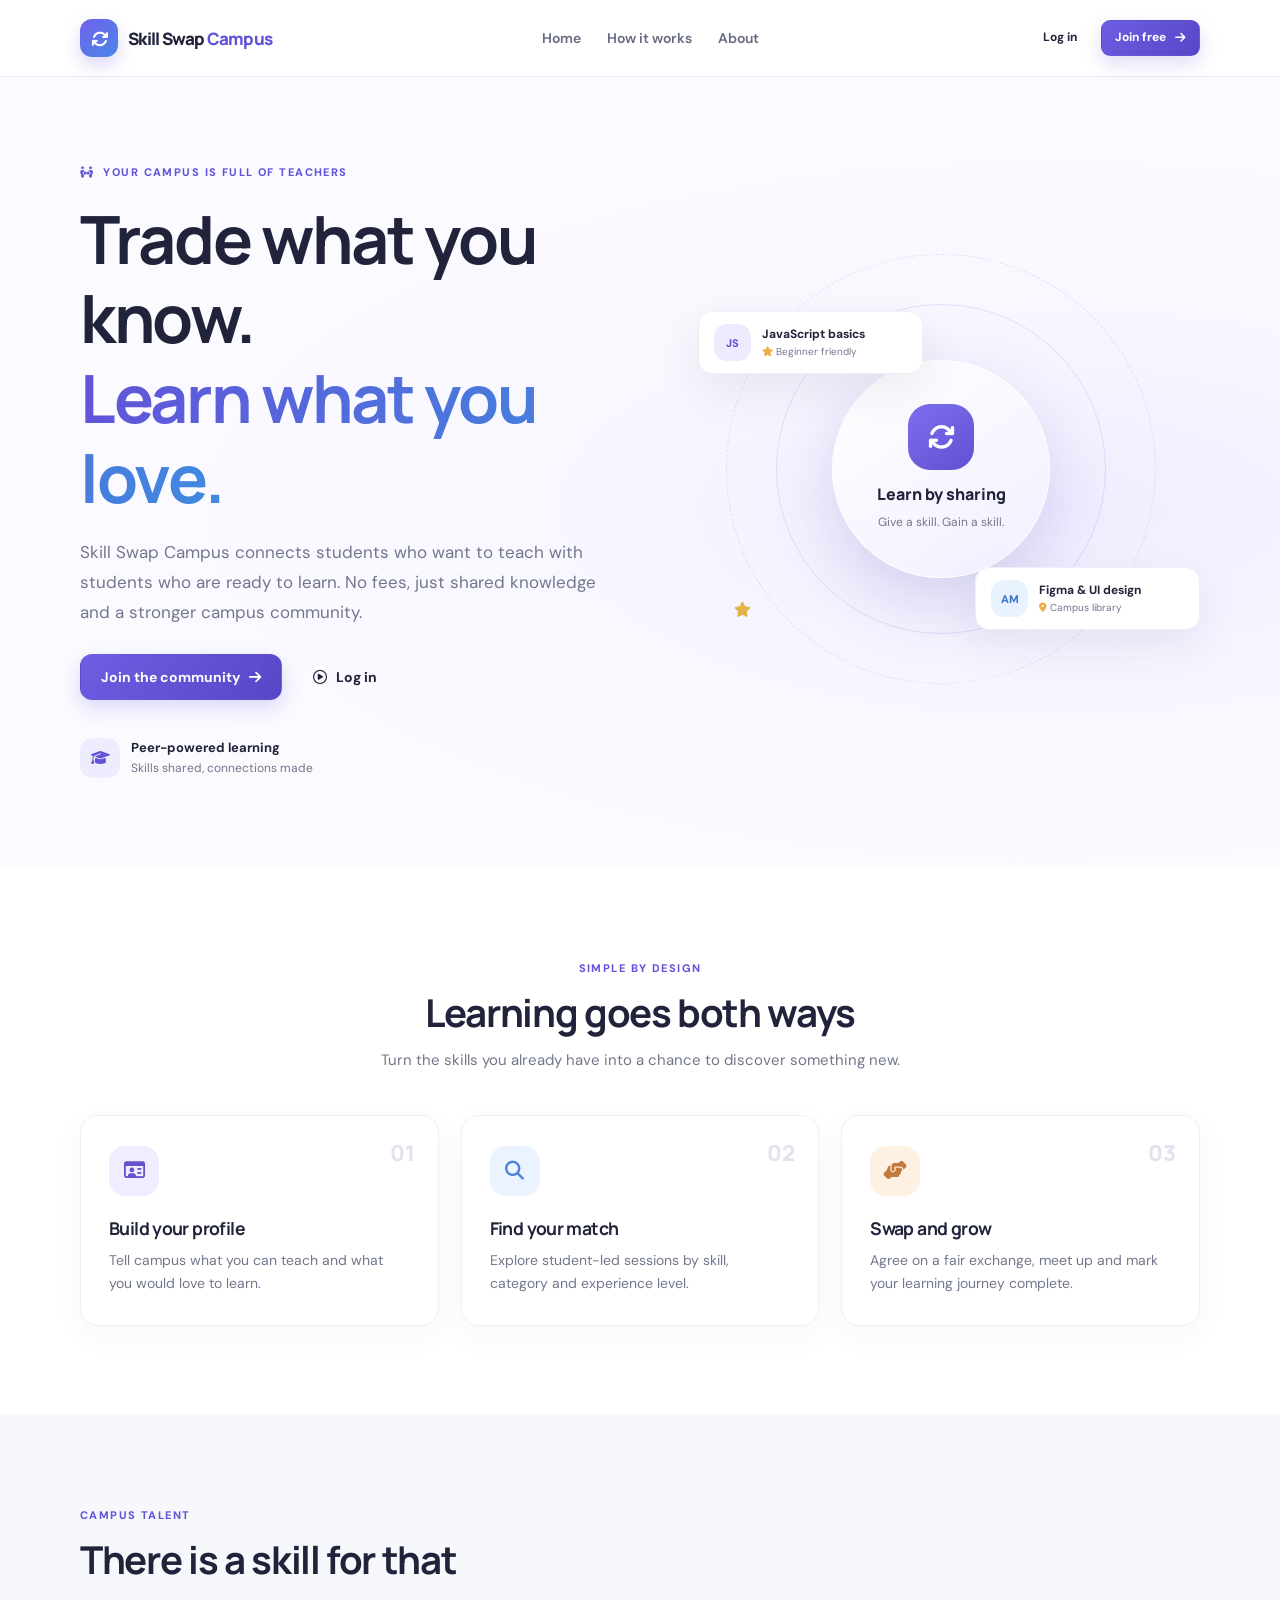
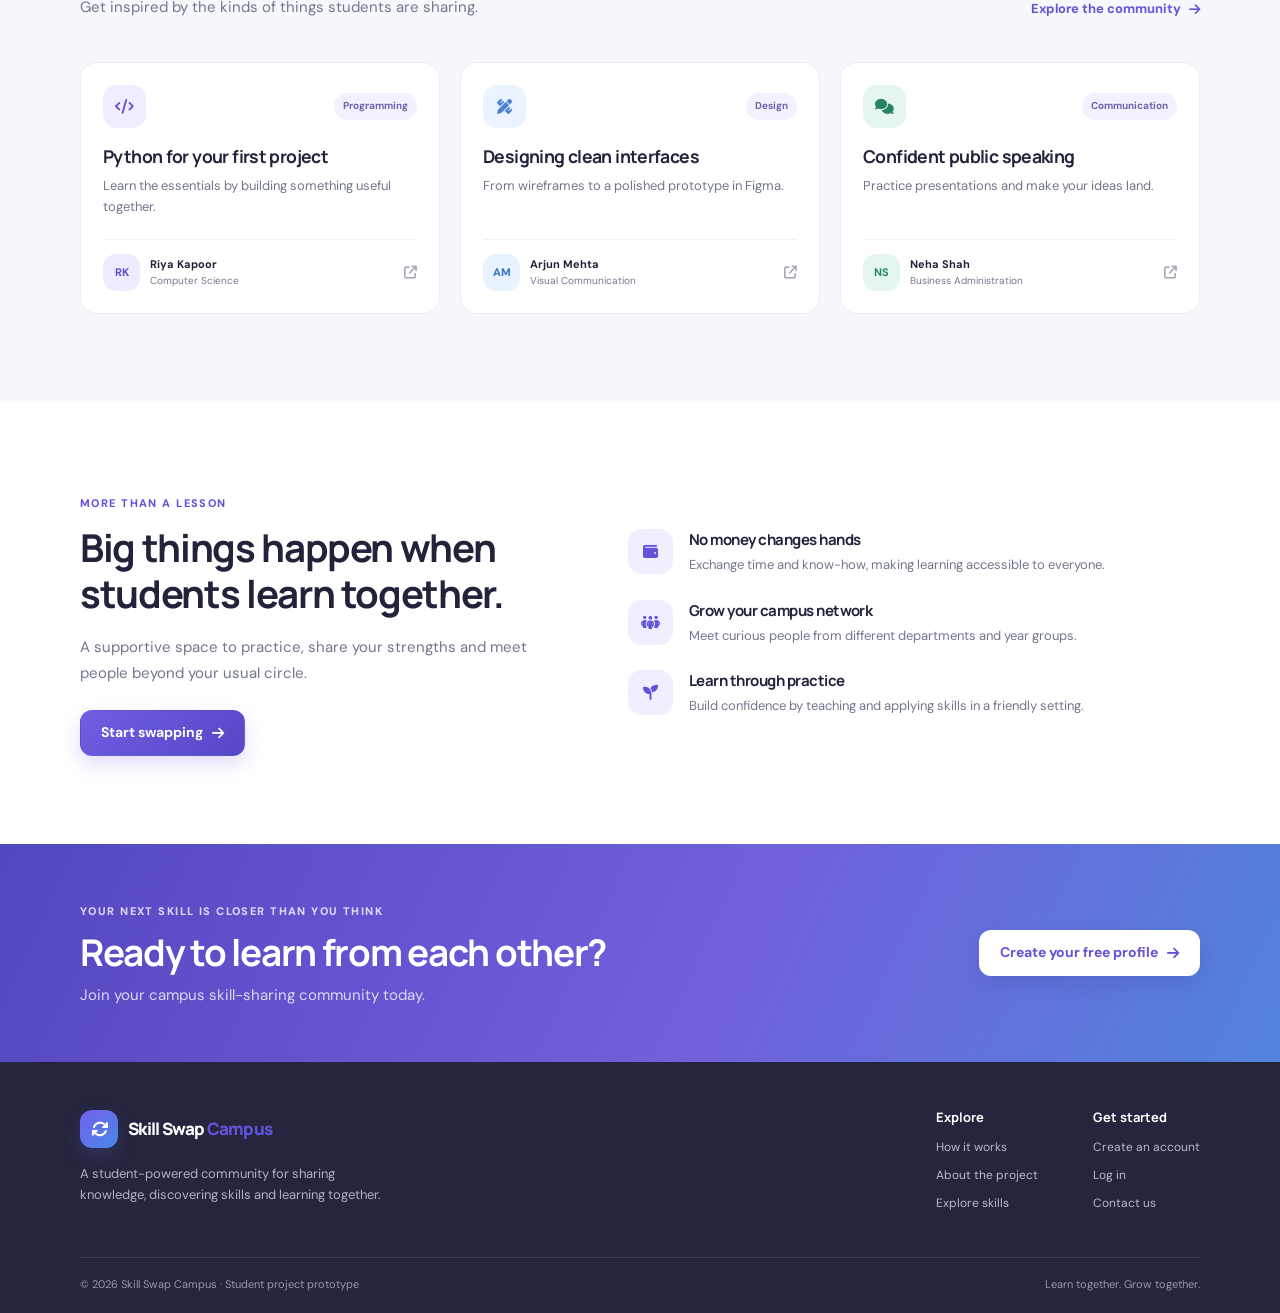
<file: Skill_swap_SESD/skill-swap-campus/index.html>
<!DOCTYPE html>
<html lang="en">
<head>
  <meta charset="UTF-8">
  <meta name="viewport" content="width=device-width, initial-scale=1.0">
  <meta name="description" content="Learn from your campus community by sharing skills, not money.">
  <title>Skill Swap Campus | Learn Together</title>
  <link rel="preconnect" href="https://fonts.googleapis.com">
  <link rel="preconnect" href="https://fonts.gstatic.com" crossorigin>
  <link href="https://fonts.googleapis.com/css2?family=DM+Sans:wght@400;500;600;700&family=Manrope:wght@500;600;700;800&display=swap" rel="stylesheet">
  <link rel="stylesheet" href="https://cdnjs.cloudflare.com/ajax/libs/font-awesome/6.5.2/css/all.min.css">
  <link rel="stylesheet" href="css/style.css">
</head>
<body>
  <div id="site-header"></div>
  <main>
    <section class="hero">
      <div class="container hero-grid">
        <div class="hero-copy">
          <span class="eyebrow"><i class="fa-solid fa-people-arrows-left-right"></i> Your campus is full of teachers</span>
          <h1>Trade what you know.<br><span class="text-gradient">Learn what you love.</span></h1>
          <p class="lead">Skill Swap Campus connects students who want to teach with students who are ready to learn. No fees, just shared knowledge and a stronger campus community.</p>
          <div class="hero-actions">
            <a class="button button-primary" href="register.html">Join the community <i class="fa-solid fa-arrow-right"></i></a>
            <a class="button button-quiet" href="login.html"><i class="fa-regular fa-circle-play"></i> Log in</a>
          </div>
          <div class="hero-proof"><span class="proof-icon"><i class="fa-solid fa-graduation-cap"></i></span><span><strong>Peer-powered learning</strong><small>Skills shared, connections made</small></span></div>
        </div>
        <div class="hero-visual">
          <div class="hero-orbit orbit-one"></div><div class="hero-orbit orbit-two"></div>
          <div class="floating-card float-top"><span class="avatar avatar-purple">JS</span><span><strong>JavaScript basics</strong><small><i class="fa-solid fa-star"></i> Beginner friendly</small></span></div>
          <div class="visual-center"><div class="visual-icon"><i class="fa-solid fa-arrows-rotate"></i></div><strong>Learn by sharing</strong><span>Give a skill. Gain a skill.</span></div>
          <div class="floating-card float-bottom"><span class="avatar avatar-blue">AM</span><span><strong>Figma & UI design</strong><small><i class="fa-solid fa-location-dot"></i> Campus library</small></span></div>
          <span class="spark spark-one"><i class="fa-solid fa-sparkles"></i></span><span class="spark spark-two"><i class="fa-solid fa-star"></i></span>
        </div>
      </div>
    </section>

    <section class="section section-white" id="how-it-works">
      <div class="container">
        <div class="section-heading"><span class="eyebrow">Simple by design</span><h2>Learning goes both ways</h2><p>Turn the skills you already have into a chance to discover something new.</p></div>
        <div class="steps-grid">
          <article class="step-card"><span class="step-number">01</span><div class="step-icon lilac"><i class="fa-regular fa-id-card"></i></div><h3>Build your profile</h3><p>Tell campus what you can teach and what you would love to learn.</p></article>
          <article class="step-card"><span class="step-number">02</span><div class="step-icon blue"><i class="fa-solid fa-magnifying-glass"></i></div><h3>Find your match</h3><p>Explore student-led sessions by skill, category and experience level.</p></article>
          <article class="step-card"><span class="step-number">03</span><div class="step-icon peach"><i class="fa-solid fa-handshake-angle"></i></div><h3>Swap and grow</h3><p>Agree on a fair exchange, meet up and mark your learning journey complete.</p></article>
        </div>
      </div>
    </section>

    <section class="section feature-section" id="featured-skills">
      <div class="container">
        <div class="section-heading heading-row"><div><span class="eyebrow">Campus talent</span><h2>There is a skill for that</h2><p>Get inspired by the kinds of things students are sharing.</p></div><a class="text-link" href="register.html">Explore the community <i class="fa-solid fa-arrow-right"></i></a></div>
        <div class="skill-preview-grid">
          <article class="preview-card"><div class="preview-top"><span class="category-icon purple"><i class="fa-solid fa-code"></i></span><span class="tag">Programming</span></div><h3>Python for your first project</h3><p>Learn the essentials by building something useful together.</p><div class="preview-foot"><span class="avatar avatar-purple">RK</span><span><strong>Riya Kapoor</strong><small>Computer Science</small></span><i class="fa-solid fa-arrow-up-right-from-square"></i></div></article>
          <article class="preview-card"><div class="preview-top"><span class="category-icon blue"><i class="fa-solid fa-pen-ruler"></i></span><span class="tag">Design</span></div><h3>Designing clean interfaces</h3><p>From wireframes to a polished prototype in Figma.</p><div class="preview-foot"><span class="avatar avatar-blue">AM</span><span><strong>Arjun Mehta</strong><small>Visual Communication</small></span><i class="fa-solid fa-arrow-up-right-from-square"></i></div></article>
          <article class="preview-card"><div class="preview-top"><span class="category-icon green"><i class="fa-solid fa-comments"></i></span><span class="tag">Communication</span></div><h3>Confident public speaking</h3><p>Practice presentations and make your ideas land.</p><div class="preview-foot"><span class="avatar avatar-green">NS</span><span><strong>Neha Shah</strong><small>Business Administration</small></span><i class="fa-solid fa-arrow-up-right-from-square"></i></div></article>
        </div>
      </div>
    </section>

    <section class="section section-white" id="benefits">
      <div class="container benefit-grid"><div><span class="eyebrow">More than a lesson</span><h2>Big things happen when students learn together.</h2><p class="lead">A supportive space to practice, share your strengths and meet people beyond your usual circle.</p><a class="button button-primary" href="register.html">Start swapping <i class="fa-solid fa-arrow-right"></i></a></div><div class="benefit-list"><article><span class="benefit-icon"><i class="fa-solid fa-wallet"></i></span><div><h3>No money changes hands</h3><p>Exchange time and know-how, making learning accessible to everyone.</p></div></article><article><span class="benefit-icon"><i class="fa-solid fa-people-group"></i></span><div><h3>Grow your campus network</h3><p>Meet curious people from different departments and year groups.</p></div></article><article><span class="benefit-icon"><i class="fa-solid fa-seedling"></i></span><div><h3>Learn through practice</h3><p>Build confidence by teaching and applying skills in a friendly setting.</p></div></article></div></div>
    </section>
    <section class="cta-band"><div class="container cta-content"><div><span class="eyebrow eyebrow-light">Your next skill is closer than you think</span><h2>Ready to learn from each other?</h2><p>Join your campus skill-sharing community today.</p></div><a class="button button-white" href="register.html">Create your free profile <i class="fa-solid fa-arrow-right"></i></a></div></section>
  </main>
  <div id="site-footer"></div>
  <script src="js/app.js"></script>
</body>
</html>
</file>
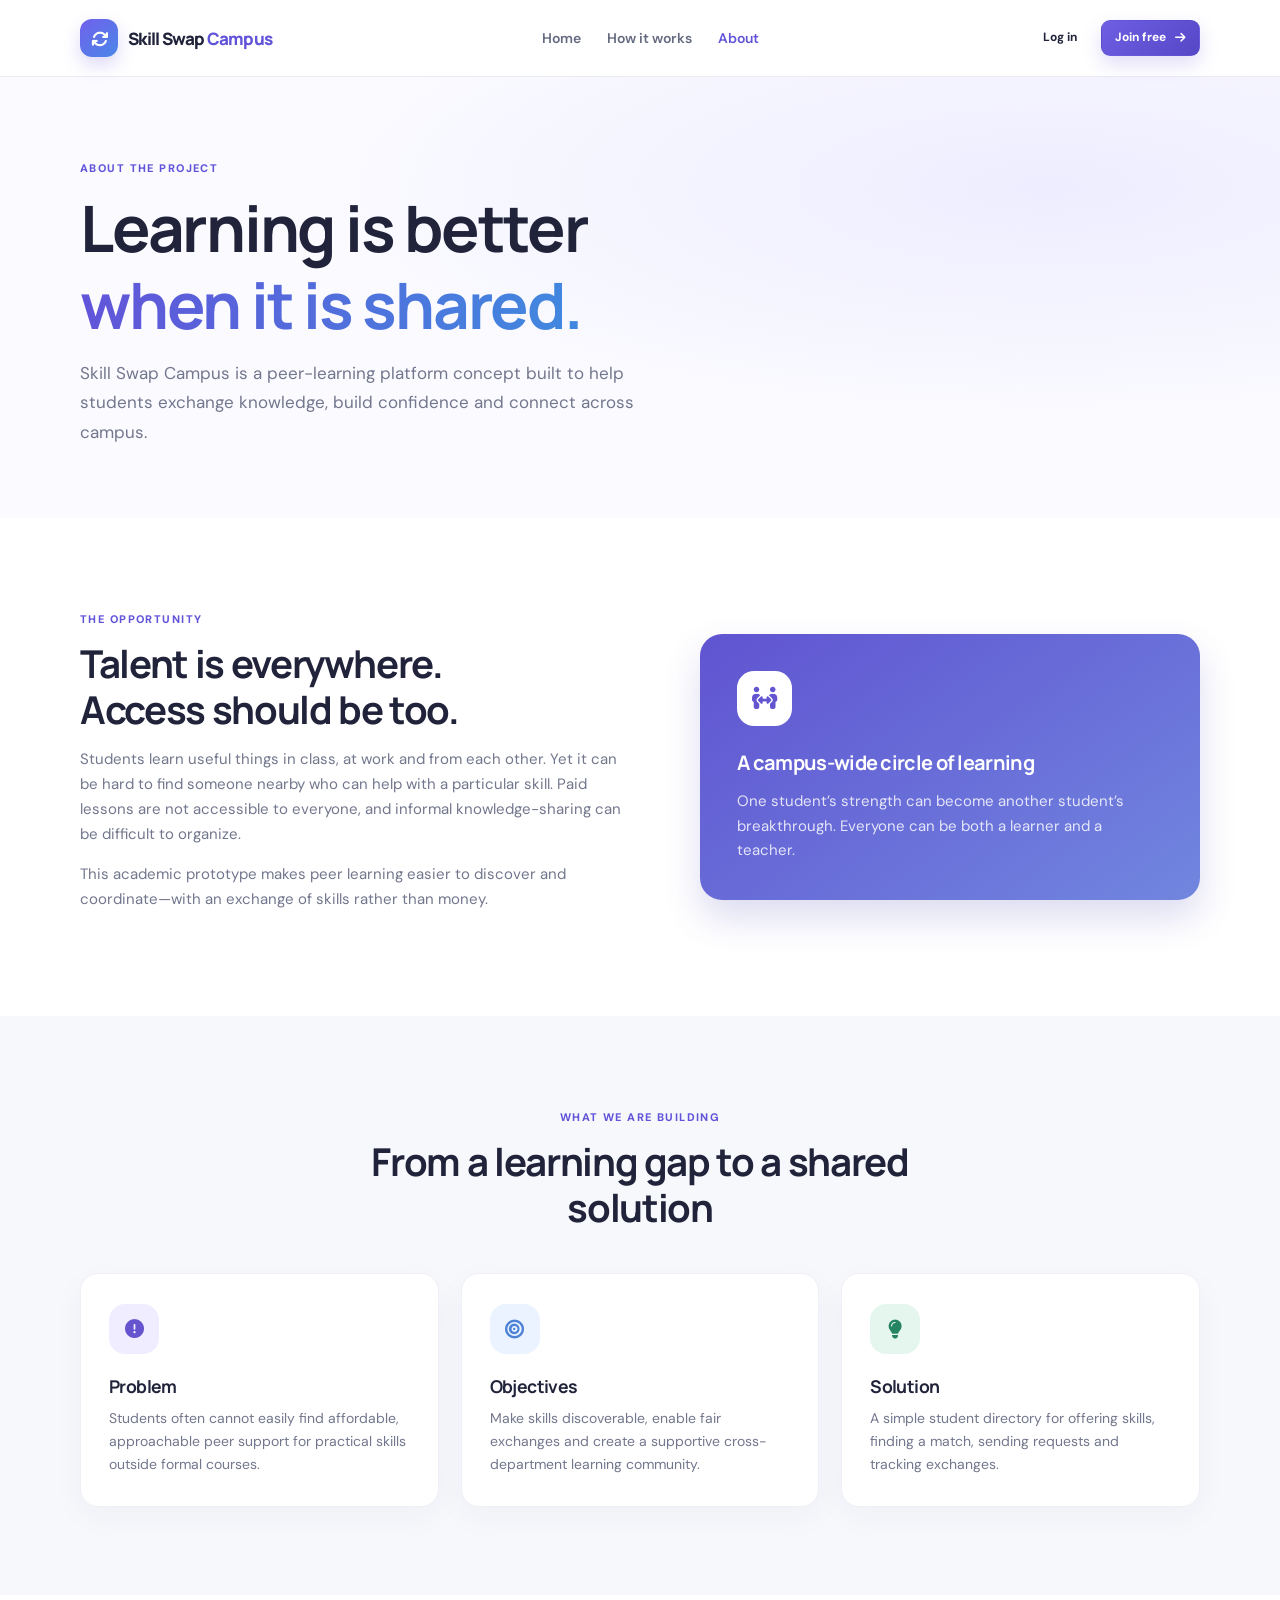
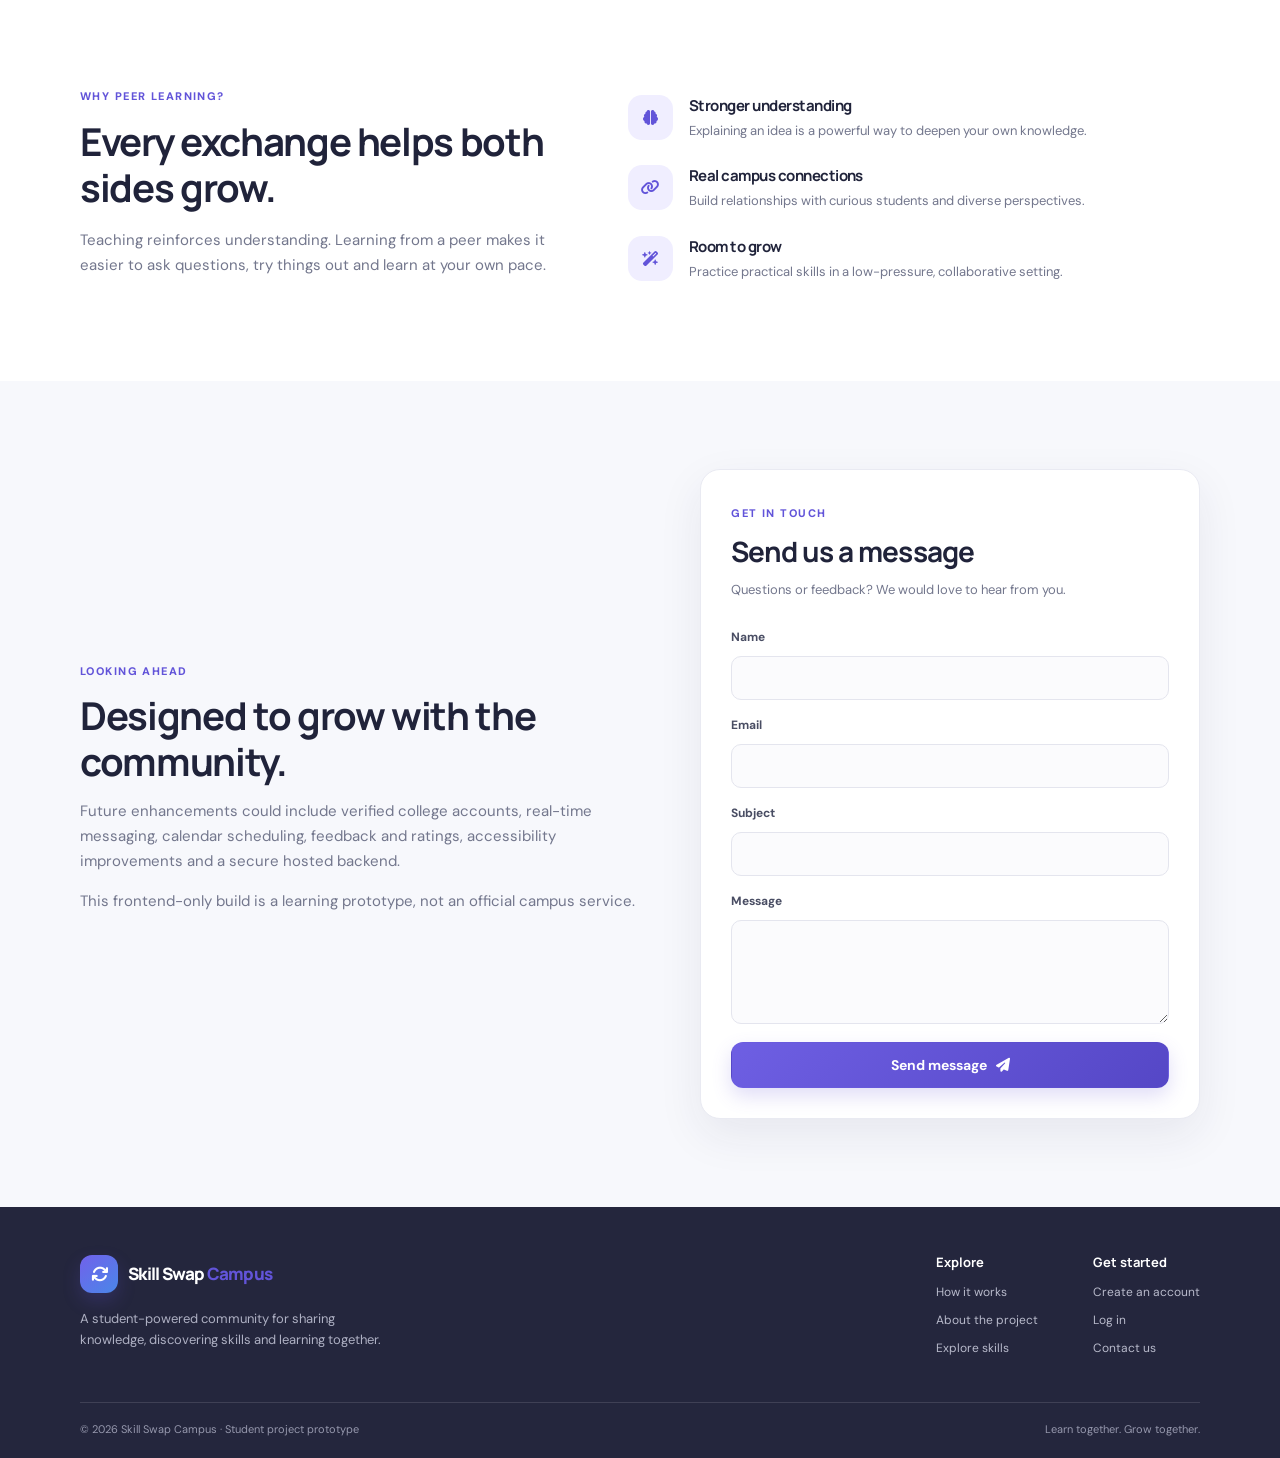
<file: Skill_swap_SESD/skill-swap-campus/about.html>
<!DOCTYPE html>
<html lang="en">
<head>
  <meta charset="UTF-8"><meta name="viewport" content="width=device-width, initial-scale=1.0"><title>About & Contact | Skill Swap Campus</title>
  <link rel="preconnect" href="https://fonts.googleapis.com"><link rel="preconnect" href="https://fonts.gstatic.com" crossorigin><link href="https://fonts.googleapis.com/css2?family=DM+Sans:wght@400;500;600;700&family=Manrope:wght@500;600;700;800&display=swap" rel="stylesheet"><link rel="stylesheet" href="https://cdnjs.cloudflare.com/ajax/libs/font-awesome/6.5.2/css/all.min.css"><link rel="stylesheet" href="css/style.css">
</head>
<body><div id="site-header"></div><main>
  <section class="page-hero"><div class="container"><span class="eyebrow">About the project</span><h1>Learning is better<br><span class="text-gradient">when it is shared.</span></h1><p class="lead">Skill Swap Campus is a peer-learning platform concept built to help students exchange knowledge, build confidence and connect across campus.</p></div></section>
  <section class="section section-white"><div class="container about-grid"><div><span class="eyebrow">The opportunity</span><h2>Talent is everywhere.<br>Access should be too.</h2><p>Students learn useful things in class, at work and from each other. Yet it can be hard to find someone nearby who can help with a particular skill. Paid lessons are not accessible to everyone, and informal knowledge-sharing can be difficult to organize.</p><p>This academic prototype makes peer learning easier to discover and coordinate—with an exchange of skills rather than money.</p></div><div class="about-highlight"><i class="fa-solid fa-people-arrows-left-right"></i><h3>A campus-wide circle of learning</h3><p>One student’s strength can become another student’s breakthrough. Everyone can be both a learner and a teacher.</p></div></div></section>
  <section class="section feature-section"><div class="container"><div class="section-heading"><span class="eyebrow">What we are building</span><h2>From a learning gap to a shared solution</h2></div><div class="steps-grid"><article class="step-card"><div class="step-icon lilac"><i class="fa-solid fa-circle-exclamation"></i></div><h3>Problem</h3><p>Students often cannot easily find affordable, approachable peer support for practical skills outside formal courses.</p></article><article class="step-card"><div class="step-icon blue"><i class="fa-solid fa-bullseye"></i></div><h3>Objectives</h3><p>Make skills discoverable, enable fair exchanges and create a supportive cross-department learning community.</p></article><article class="step-card"><div class="step-icon green"><i class="fa-solid fa-lightbulb"></i></div><h3>Solution</h3><p>A simple student directory for offering skills, finding a match, sending requests and tracking exchanges.</p></article></div></div></section>
  <section class="section section-white"><div class="container benefit-grid"><div><span class="eyebrow">Why peer learning?</span><h2>Every exchange helps both sides grow.</h2><p>Teaching reinforces understanding. Learning from a peer makes it easier to ask questions, try things out and learn at your own pace.</p></div><div class="benefit-list"><article><span class="benefit-icon"><i class="fa-solid fa-brain"></i></span><div><h3>Stronger understanding</h3><p>Explaining an idea is a powerful way to deepen your own knowledge.</p></div></article><article><span class="benefit-icon"><i class="fa-solid fa-link"></i></span><div><h3>Real campus connections</h3><p>Build relationships with curious students and diverse perspectives.</p></div></article><article><span class="benefit-icon"><i class="fa-solid fa-wand-magic-sparkles"></i></span><div><h3>Room to grow</h3><p>Practice practical skills in a low-pressure, collaborative setting.</p></div></article></div></div></section>
  <section class="section feature-section"><div class="container about-grid"><div><span class="eyebrow">Looking ahead</span><h2>Designed to grow with the community.</h2><p>Future enhancements could include verified college accounts, real-time messaging, calendar scheduling, feedback and ratings, accessibility improvements and a secure hosted backend.</p><p class="muted">This frontend-only build is a learning prototype, not an official campus service.</p></div><section class="contact-card" id="contact"><span class="eyebrow">Get in touch</span><h2>Send us a message</h2><p>Questions or feedback? We would love to hear from you.</p><div id="contact-message" class="form-message" role="status" aria-live="polite"></div><form id="contact-form" novalidate><label for="contactName">Name</label><input id="contactName" name="name" maxlength="70" required><label for="contactEmail">Email</label><input id="contactEmail" name="email" type="email" maxlength="120" required><label for="subject">Subject</label><input id="subject" name="subject" maxlength="120" required><label for="message">Message</label><textarea id="message" name="message" rows="4" maxlength="1200" required></textarea><button class="button button-primary button-full" type="submit">Send message <i class="fa-solid fa-paper-plane"></i></button></form></section></div></section>
</main><div id="site-footer"></div><script src="js/app.js"></script><script src="js/profile.js"></script></body>
</html>
</file>
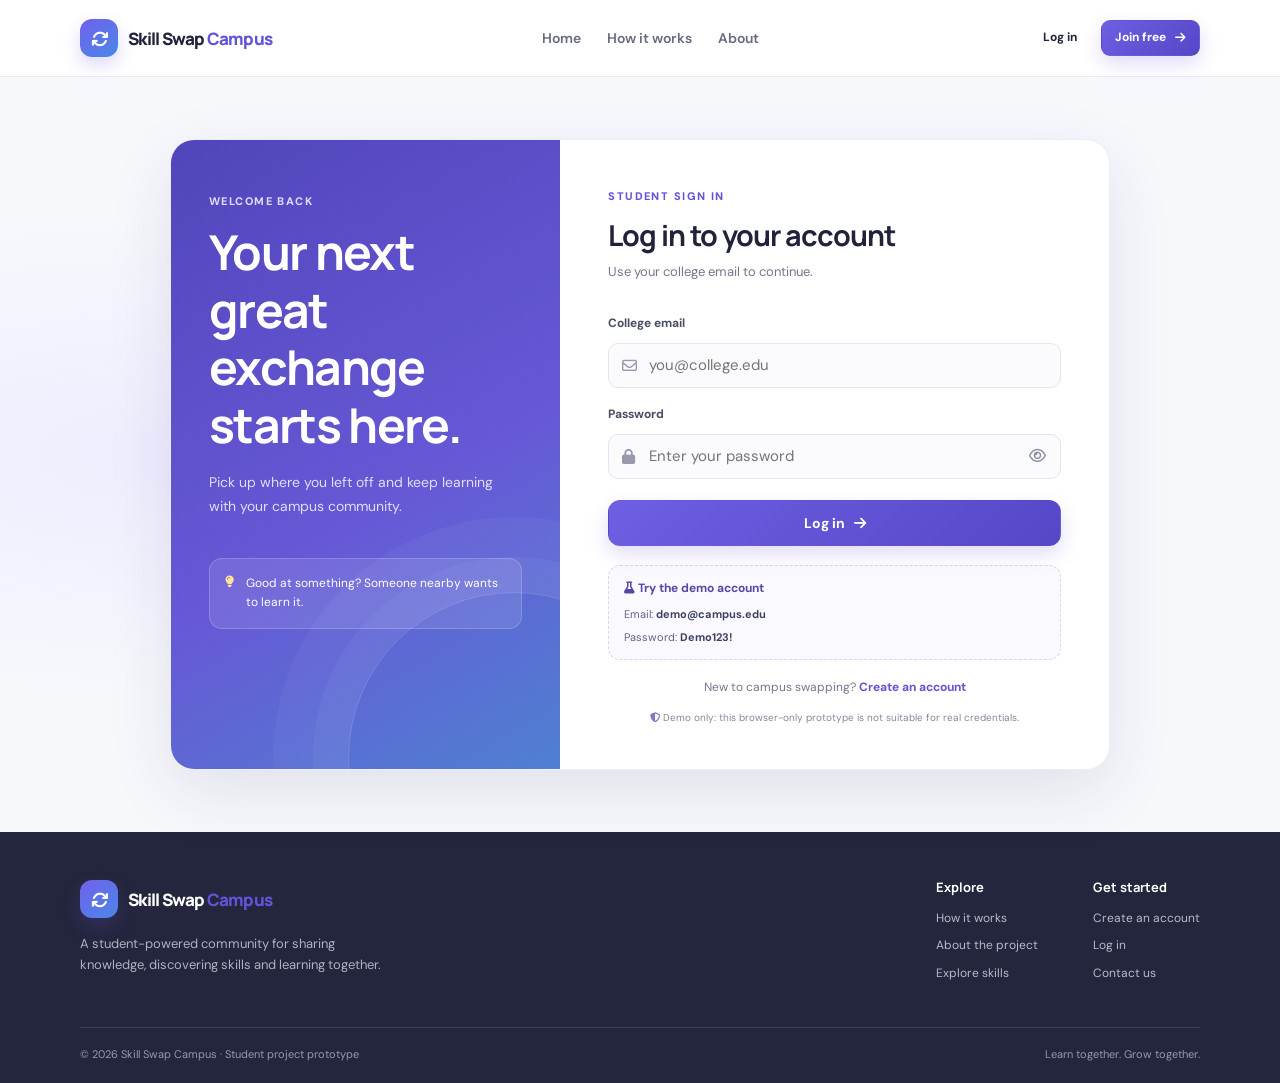
<file: Skill_swap_SESD/skill-swap-campus/dashboard.html>
<!DOCTYPE html>
<html lang="en">
<head>
  <meta charset="UTF-8"><meta name="viewport" content="width=device-width, initial-scale=1.0"><title>Dashboard | Skill Swap Campus</title>
  <link rel="preconnect" href="https://fonts.googleapis.com"><link rel="preconnect" href="https://fonts.gstatic.com" crossorigin><link href="https://fonts.googleapis.com/css2?family=DM+Sans:wght@400;500;600;700&family=Manrope:wght@500;600;700;800&display=swap" rel="stylesheet"><link rel="stylesheet" href="https://cdnjs.cloudflare.com/ajax/libs/font-awesome/6.5.2/css/all.min.css"><link rel="stylesheet" href="css/style.css"><link rel="stylesheet" href="css/dashboard.css">
</head>
<body data-private="true"><div id="site-header"></div><main class="app-main"><div class="container">
  <section class="welcome-row"><div><span class="eyebrow">Your learning space</span><h1>Good to see you, <span id="welcome-name">student</span> <span class="wave">✦</span></h1><p>Share what you know. Find what you want to learn.</p></div><a class="button button-primary" href="post-skill.html"><i class="fa-solid fa-plus"></i> Post a skill</a></section>
  <section class="stats-grid" aria-label="Your activity"><article class="stat-card"><span class="stat-icon purple"><i class="fa-solid fa-lightbulb"></i></span><span class="stat-label">Skills available</span><strong id="stat-available">0</strong><small>on campus</small></article><article class="stat-card"><span class="stat-icon blue"><i class="fa-solid fa-chalkboard-user"></i></span><span class="stat-label">I can teach</span><strong id="stat-teach">0</strong><small>skills on your profile</small></article><article class="stat-card"><span class="stat-icon orange"><i class="fa-solid fa-book-open"></i></span><span class="stat-label">I want to learn</span><strong id="stat-learn">0</strong><small>skills on your profile</small></article><article class="stat-card"><span class="stat-icon green"><i class="fa-regular fa-clock"></i></span><span class="stat-label">Pending requests</span><strong id="stat-pending">0</strong><small>waiting for a reply</small></article></section>
  <section class="dashboard-columns"><div class="dashboard-main"><div class="section-title-row"><div><span class="eyebrow">For you</span><h2>Recommended students</h2></div><a class="text-link" href="explore.html">Explore all <i class="fa-solid fa-arrow-right"></i></a></div><div id="recommendations" class="recommendation-list"></div><div class="section-title-row activity-heading"><div><span class="eyebrow">Your campus journey</span><h2>Recent activity</h2></div><a class="text-link" href="requests.html">View requests</a></div><div id="recent-activity" class="activity-list"></div></div>
  <aside class="dashboard-side"><div class="side-card progress-card"><span class="side-card-icon"><i class="fa-solid fa-arrow-trend-up"></i></span><h3>Keep your profile fresh</h3><p>Let other students know what you are excited to teach and learn.</p><a class="button button-outline button-full" href="profile.html">Edit your profile</a></div><div class="side-card quick-card"><span class="eyebrow">Quick actions</span><a href="explore.html"><span class="quick-icon"><i class="fa-solid fa-magnifying-glass"></i></span><span><strong>Find a new skill</strong><small>Browse campus offers</small></span><i class="fa-solid fa-chevron-right"></i></a><a href="requests.html"><span class="quick-icon"><i class="fa-regular fa-paper-plane"></i></span><span><strong>Check your requests</strong><small>See exchange updates</small></span><i class="fa-solid fa-chevron-right"></i></a><a href="post-skill.html"><span class="quick-icon"><i class="fa-solid fa-wand-magic-sparkles"></i></span><span><strong>Share what you know</strong><small>Offer a skill to campus</small></span><i class="fa-solid fa-chevron-right"></i></a></div><div class="side-card accepted-card"><div class="accepted-icon"><i class="fa-solid fa-handshake"></i></div><div><strong id="stat-accepted">0</strong><span>active exchanges</span></div></div></aside></section>
</div></main><div id="site-footer"></div><script src="js/app.js"></script><script src="js/dashboard.js"></script></body>
</html>
</file>
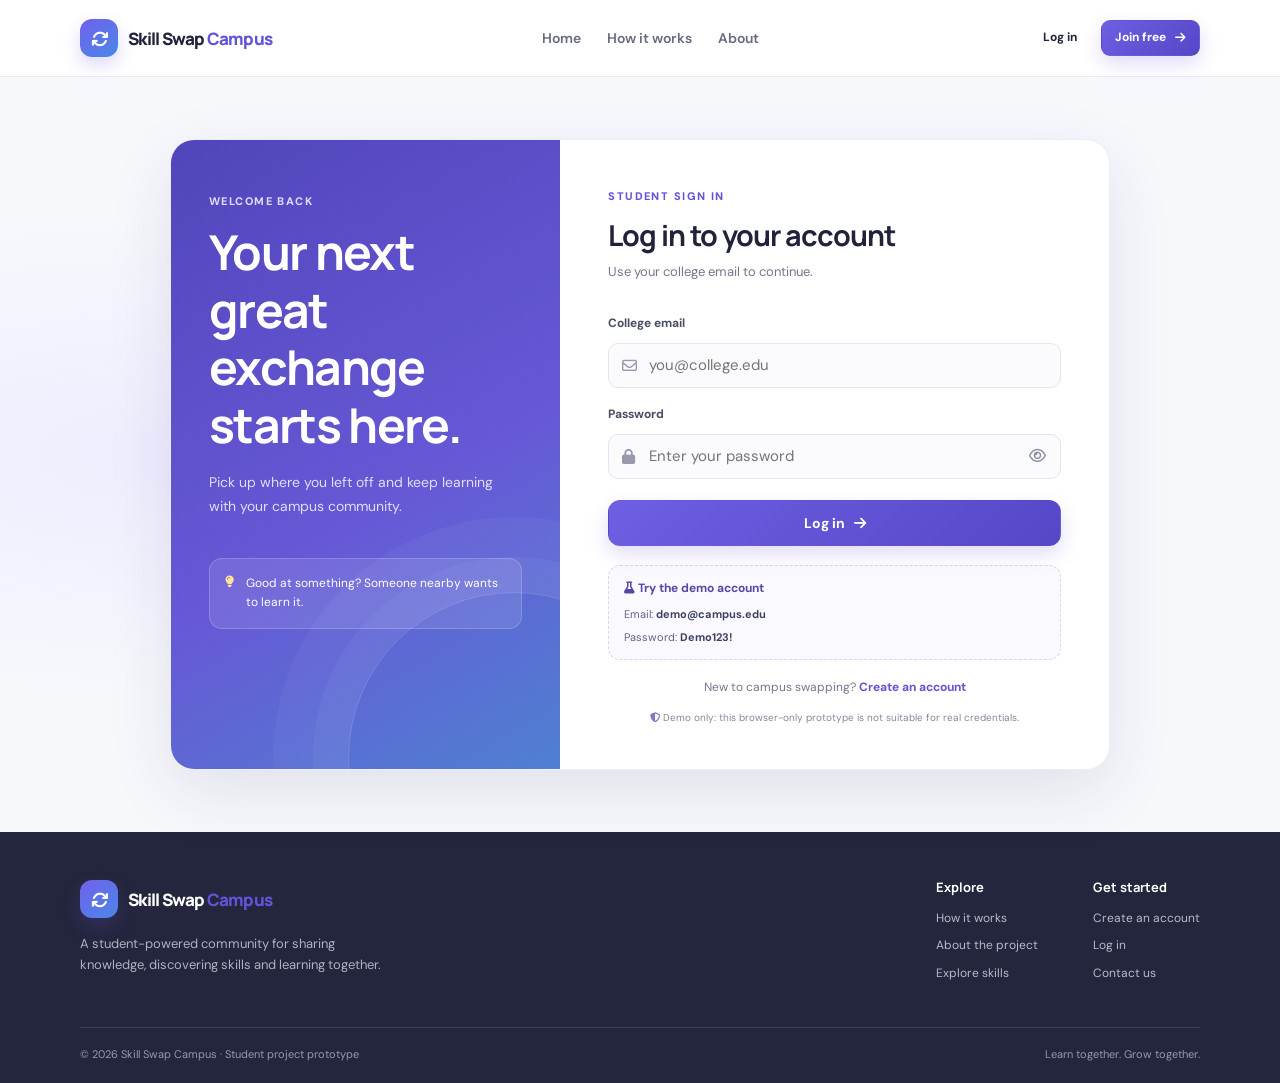
<file: Skill_swap_SESD/skill-swap-campus/explore.html>
<!DOCTYPE html>
<html lang="en">
<head>
  <meta charset="UTF-8"><meta name="viewport" content="width=device-width, initial-scale=1.0"><title>Explore skills | Skill Swap Campus</title>
  <link rel="preconnect" href="https://fonts.googleapis.com"><link rel="preconnect" href="https://fonts.gstatic.com" crossorigin><link href="https://fonts.googleapis.com/css2?family=DM+Sans:wght@400;500;600;700&family=Manrope:wght@500;600;700;800&display=swap" rel="stylesheet"><link rel="stylesheet" href="https://cdnjs.cloudflare.com/ajax/libs/font-awesome/6.5.2/css/all.min.css"><link rel="stylesheet" href="css/style.css"><link rel="stylesheet" href="css/dashboard.css">
</head>
<body data-private="true"><div id="site-header"></div><main class="app-main"><div class="container">
  <section class="page-heading"><div><span class="eyebrow">Find your next exchange</span><h1>Explore skills</h1><p>Find a campus peer who can help you learn something new.</p></div><a class="button button-primary" href="post-skill.html"><i class="fa-solid fa-plus"></i> Share a skill</a></section>
  <section class="search-panel"><label class="search-input" for="skill-search"><i class="fa-solid fa-magnifying-glass"></i><input id="skill-search" type="search" placeholder="Search skills, students or topics..."></label><label class="filter-select"><span>Category</span><select id="category-filter"><option value="">All categories</option><option>Programming</option><option>Design</option><option>Communication</option><option>Business</option><option>Languages</option><option>Other</option></select></label><label class="filter-select"><span>Level</span><select id="level-filter"><option value="">All levels</option><option>Beginner</option><option>Intermediate</option><option>Advanced</option></select></label></section>
  <div class="results-heading"><p id="results-count" aria-live="polite"></p><a class="text-link" href="explore.html">Clear filters</a></div><section id="skill-results" class="skill-grid" aria-live="polite"></section>
</div></main>
<dialog id="request-dialog" class="request-dialog"><form id="request-form" method="dialog"><button class="dialog-close" type="button" aria-label="Close dialog" data-close-dialog><i class="fa-solid fa-xmark"></i></button><span class="eyebrow">Start an exchange</span><h2>Send a skill request</h2><p id="request-skill-name" class="muted"></p><input type="hidden" name="skillId"><label for="offeredSkill">What can you offer in exchange?</label><input id="offeredSkill" name="offeredSkill" maxlength="100" required placeholder="e.g. I can help with Excel"><small>Choose something you can teach or a skill you bring to the exchange.</small><div class="dialog-actions"><button class="button button-outline" type="button" data-close-dialog>Cancel</button><button class="button button-primary" type="submit">Send request <i class="fa-regular fa-paper-plane"></i></button></div></form></dialog>
<div id="site-footer"></div><script src="js/app.js"></script><script src="js/explore.js"></script></body>
</html>
</file>
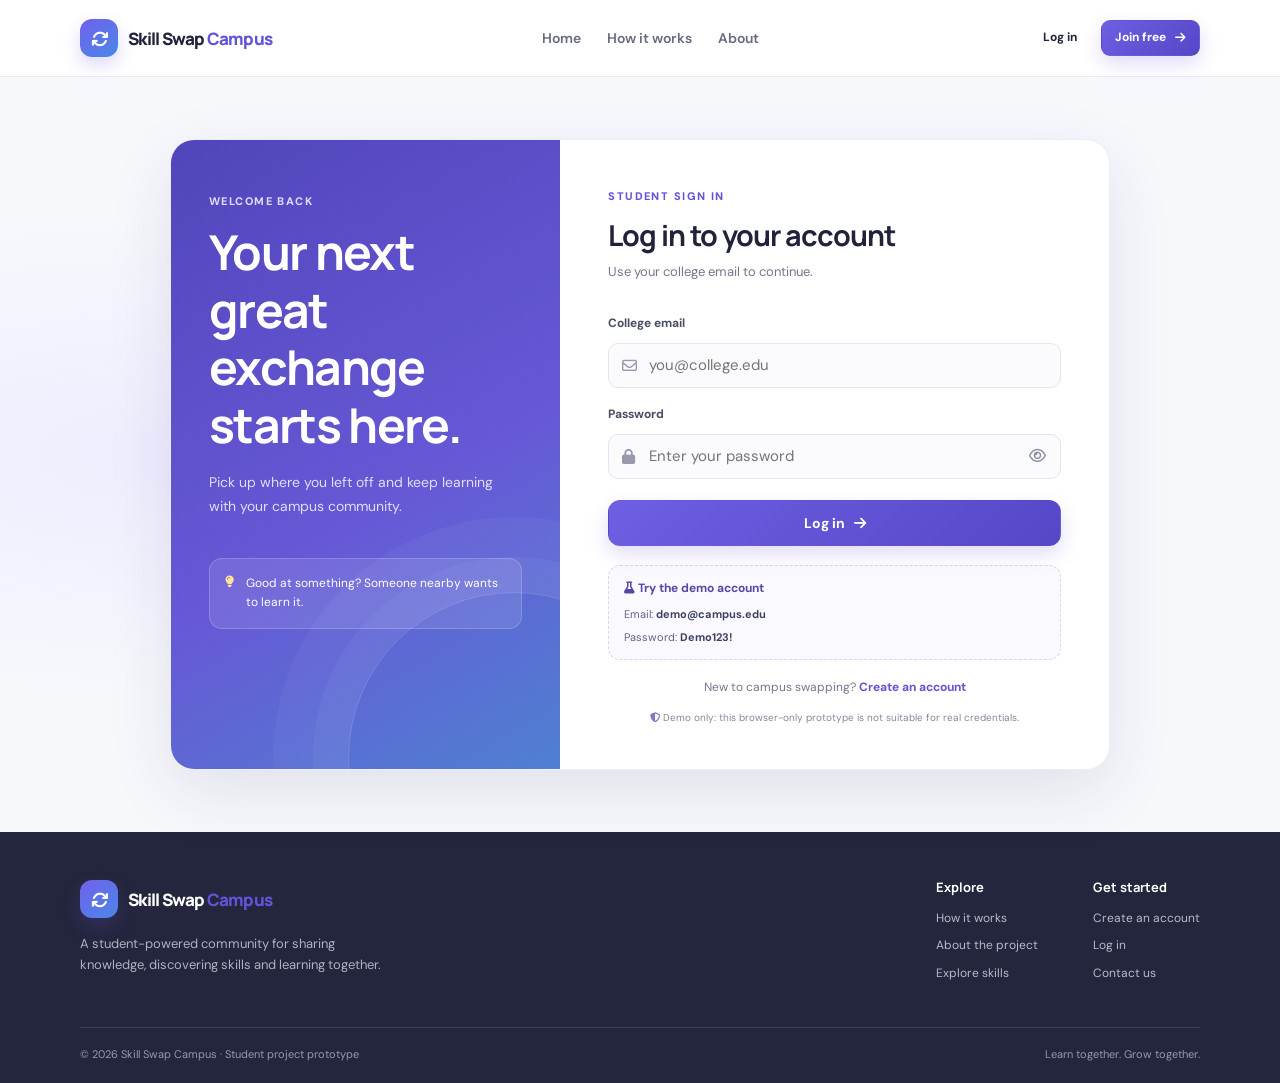
<file: Skill_swap_SESD/skill-swap-campus/login.html>
<!DOCTYPE html>
<html lang="en">
<head>
  <meta charset="UTF-8"><meta name="viewport" content="width=device-width, initial-scale=1.0">
  <title>Log in | Skill Swap Campus</title>
  <link rel="preconnect" href="https://fonts.googleapis.com"><link rel="preconnect" href="https://fonts.gstatic.com" crossorigin>
  <link href="https://fonts.googleapis.com/css2?family=DM+Sans:wght@400;500;600;700&family=Manrope:wght@500;600;700;800&display=swap" rel="stylesheet">
  <link rel="stylesheet" href="https://cdnjs.cloudflare.com/ajax/libs/font-awesome/6.5.2/css/all.min.css"><link rel="stylesheet" href="css/style.css"><link rel="stylesheet" href="css/auth.css">
</head>
<body><div id="site-header"></div><main class="auth-page"><div class="auth-shell"><aside class="auth-aside"><span class="eyebrow eyebrow-light">Welcome back</span><h1>Your next great exchange starts here.</h1><p>Pick up where you left off and keep learning with your campus community.</p><div class="aside-note"><i class="fa-solid fa-lightbulb"></i><span>Good at something? Someone nearby wants to learn it.</span></div></aside><section class="auth-panel"><div class="auth-heading"><span class="eyebrow">Student sign in</span><h2>Log in to your account</h2><p>Use your college email to continue.</p></div><div id="form-message" class="form-message" role="status" aria-live="polite"></div><form id="login-form" novalidate><label for="email">College email</label><div class="input-wrap"><i class="fa-regular fa-envelope"></i><input id="email" name="email" type="email" autocomplete="email" placeholder="you@college.edu" required></div><label for="password">Password</label><div class="input-wrap"><i class="fa-solid fa-lock"></i><input id="password" name="password" type="password" autocomplete="current-password" placeholder="Enter your password" required><button class="password-toggle" type="button" aria-label="Show password" data-toggle-password="password"><i class="fa-regular fa-eye"></i></button></div><button class="button button-primary button-full" type="submit">Log in <i class="fa-solid fa-arrow-right"></i></button></form><div class="demo-box"><strong><i class="fa-solid fa-flask"></i> Try the demo account</strong><span>Email: <code>demo@campus.edu</code></span><span>Password: <code>Demo123!</code></span></div><p class="auth-switch">New to campus swapping? <a href="register.html">Create an account</a></p><p class="security-note"><i class="fa-solid fa-shield-halved"></i> Demo only: this browser-only prototype is not suitable for real credentials.</p></section></div></main><div id="site-footer"></div><script src="js/app.js"></script><script src="js/auth.js"></script></body>
</html>
</file>
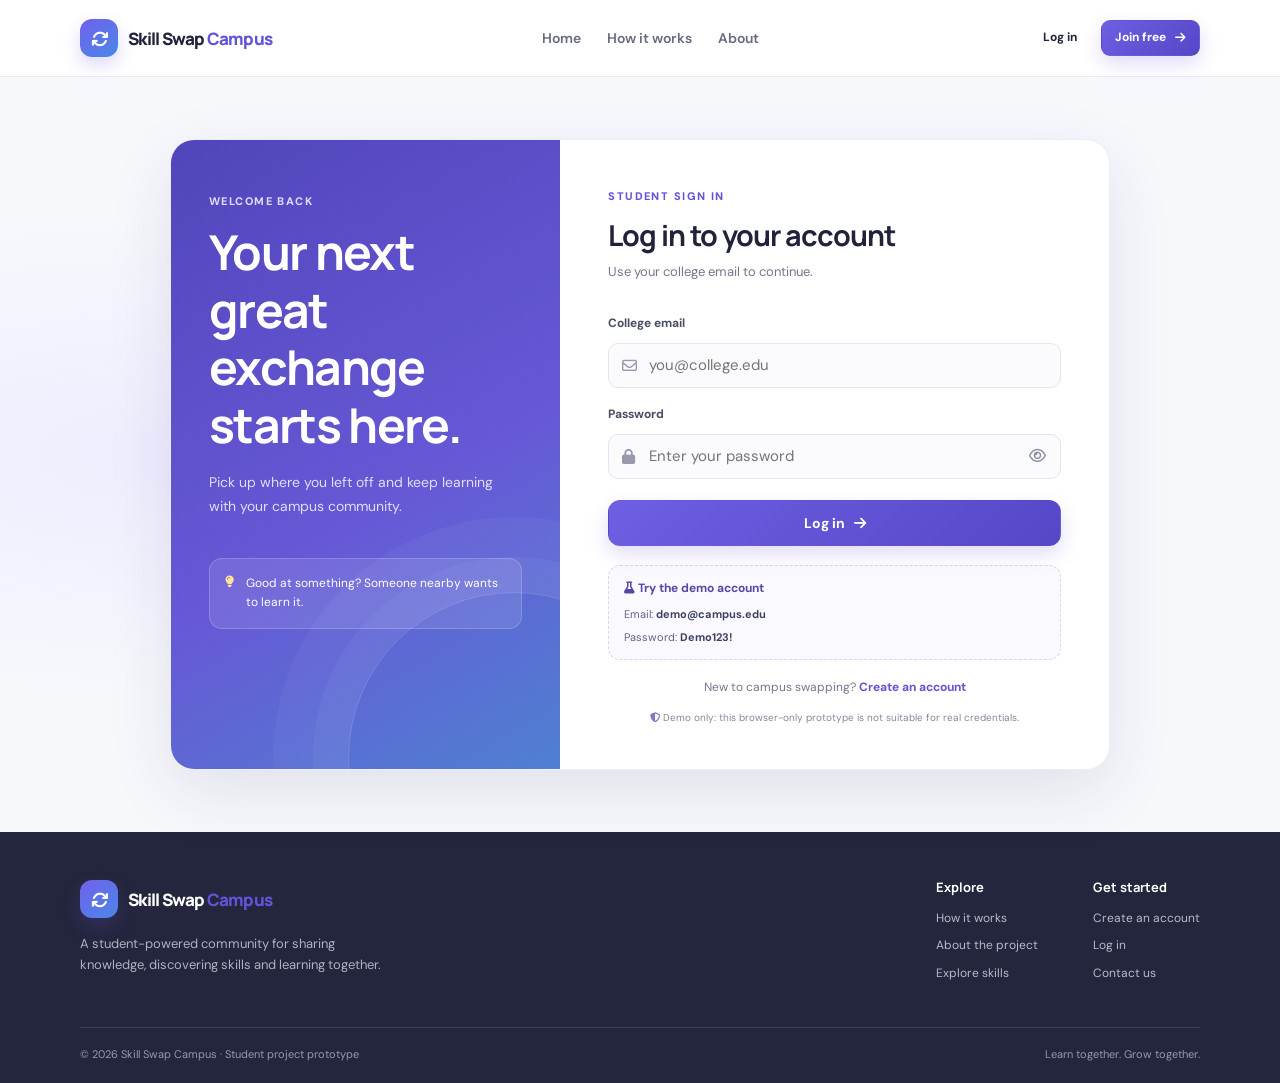
<file: Skill_swap_SESD/skill-swap-campus/post-skill.html>
<!DOCTYPE html>
<html lang="en">
<head>
  <meta charset="UTF-8"><meta name="viewport" content="width=device-width, initial-scale=1.0"><title>Share a skill | Skill Swap Campus</title>
  <link rel="preconnect" href="https://fonts.googleapis.com"><link rel="preconnect" href="https://fonts.gstatic.com" crossorigin><link href="https://fonts.googleapis.com/css2?family=DM+Sans:wght@400;500;600;700&family=Manrope:wght@500;600;700;800&display=swap" rel="stylesheet"><link rel="stylesheet" href="https://cdnjs.cloudflare.com/ajax/libs/font-awesome/6.5.2/css/all.min.css"><link rel="stylesheet" href="css/style.css"><link rel="stylesheet" href="css/dashboard.css">
</head>
<body data-private="true"><div id="site-header"></div><main class="app-main"><div class="container narrow-container">
  <section class="page-heading"><div><span class="eyebrow">Give knowledge, get knowledge</span><h1 id="skill-form-title">Share a skill</h1><p>Help another student grow by offering something you know.</p></div></section>
  <div class="editor-card"><div id="skill-message" class="form-message" role="status" aria-live="polite"></div><form id="skill-form" novalidate><input type="hidden" name="skillId"><div class="form-grid"><div class="field field-wide"><label for="skillTitle">Skill title</label><input id="skillTitle" name="title" maxlength="80" required placeholder="e.g. Intro to Python programming"></div><div class="field"><label for="skillCategory">Category</label><select id="skillCategory" name="category" required><option value="">Choose category</option><option>Programming</option><option>Design</option><option>Communication</option><option>Business</option><option>Languages</option><option>Other</option></select></div><div class="field"><label for="skillLevel">Experience level</label><select id="skillLevel" name="level" required><option value="">Choose level</option><option>Beginner</option><option>Intermediate</option><option>Advanced</option></select></div><div class="field field-wide"><label for="skillDescription">Description</label><textarea id="skillDescription" name="description" rows="4" maxlength="700" required placeholder="What will a student learn? What experience do you bring?"></textarea></div><div class="field"><label for="learningMode">Preferred learning mode</label><select id="learningMode" name="mode" required><option value="">Choose a mode</option><option>Online</option><option>Offline</option><option>Either</option></select></div><div class="field"><label for="availableDays">Available days</label><input id="availableDays" name="days" maxlength="100" required placeholder="e.g. Weekends, Tue/Thu"></div><div class="field"><label for="availableTime">Available time</label><input id="availableTime" name="time" maxlength="100" required placeholder="e.g. After 4 PM"></div><div class="field"><label for="exchangeSkill">Skills wanted in exchange</label><input id="exchangeSkill" name="exchangeSkill" maxlength="120" required placeholder="e.g. Excel, Spanish"></div><div class="field-wide editor-actions"><a class="button button-outline" href="explore.html">Cancel</a><button id="skill-submit" class="button button-primary" type="submit">Publish skill <i class="fa-solid fa-arrow-right"></i></button></div></div></form></div>
  <section class="my-skills-section"><div class="section-title-row"><div><span class="eyebrow">Your offers</span><h2>Manage your skill posts</h2></div></div><div id="my-skills-list" class="owned-skills-list"></div></section>
</div></main><div id="site-footer"></div><script src="js/app.js"></script><script src="js/skills.js"></script></body>
</html>
</file>
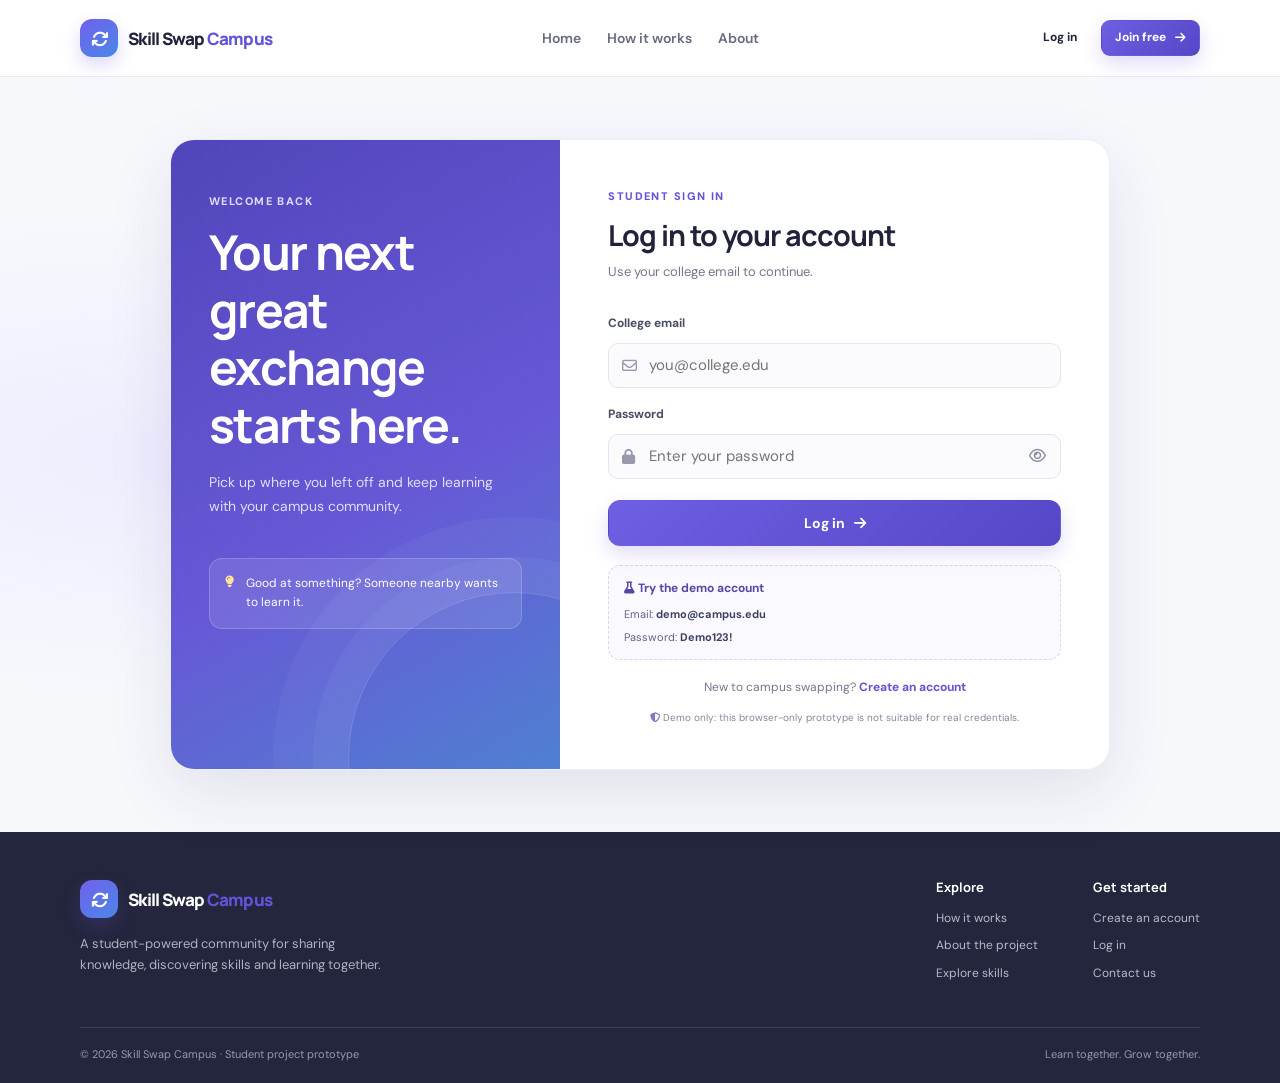
<file: Skill_swap_SESD/skill-swap-campus/profile.html>
<!DOCTYPE html>
<html lang="en">
<head>
  <meta charset="UTF-8"><meta name="viewport" content="width=device-width, initial-scale=1.0"><title>My profile | Skill Swap Campus</title>
  <link rel="preconnect" href="https://fonts.googleapis.com"><link rel="preconnect" href="https://fonts.gstatic.com" crossorigin><link href="https://fonts.googleapis.com/css2?family=DM+Sans:wght@400;500;600;700&family=Manrope:wght@500;600;700;800&display=swap" rel="stylesheet"><link rel="stylesheet" href="https://cdnjs.cloudflare.com/ajax/libs/font-awesome/6.5.2/css/all.min.css"><link rel="stylesheet" href="css/style.css"><link rel="stylesheet" href="css/dashboard.css">
</head>
<body data-private="true"><div id="site-header"></div><main class="app-main"><div class="container profile-layout">
  <section class="profile-summary"><div class="profile-avatar" id="profile-avatar">SS</div><span class="eyebrow">Student profile</span><h1 id="profile-name">Student</h1><p id="profile-department">Department</p><div class="profile-meta"><span><i class="fa-regular fa-envelope"></i> <span id="profile-email"></span></span><span><i class="fa-solid fa-graduation-cap"></i> <span id="profile-year"></span></span></div><div class="profile-info-box"><strong>Your student ID</strong><span id="profile-student-id"></span><small>Only stored in this browser prototype.</small></div></section>
  <section class="profile-edit-card"><span class="eyebrow">Keep it up to date</span><h2>Edit your profile</h2><div id="profile-message" class="form-message" role="status" aria-live="polite"></div><form id="profile-form" novalidate><div class="form-grid"><div class="field"><label for="editName">Full name</label><input id="editName" name="fullName" maxlength="70" required></div><div class="field"><label for="editDepartment">Department</label><select id="editDepartment" name="department" required><option>Computer Science</option><option>Business Administration</option><option>Design & Media</option><option>Engineering</option><option>Arts & Humanities</option><option>Science</option><option>Other</option></select></div><div class="field"><label for="editYear">Year of study</label><select id="editYear" name="year" required><option>1st Year</option><option>2nd Year</option><option>3rd Year</option><option>4th Year</option><option>Postgraduate</option></select></div><div class="field"><label for="editStudentId">Student ID</label><input id="editStudentId" name="studentId" maxlength="40" required></div><div class="field field-wide"><label for="editTeach">Skills I can teach</label><input id="editTeach" name="skillsTeach" maxlength="240" required><small>Separate skills with commas.</small></div><div class="field field-wide"><label for="editWant">Skills I want to learn</label><input id="editWant" name="skillsWant" maxlength="240" required><small>Separate skills with commas.</small></div><div class="field-wide"><button class="button button-primary" type="submit">Save changes <i class="fa-solid fa-check"></i></button></div></div></form></section>
  <section class="profile-lower"><div class="profile-list-card"><span class="eyebrow">Your contribution</span><h2>Skills offered</h2><div id="profile-skills"></div></div><div class="profile-list-card"><span class="eyebrow">Milestones</span><h2>Completed exchanges</h2><div id="completed-exchanges"></div></div></section>
</div></main><div id="site-footer"></div><script src="js/app.js"></script><script src="js/profile.js"></script></body>
</html>
</file>
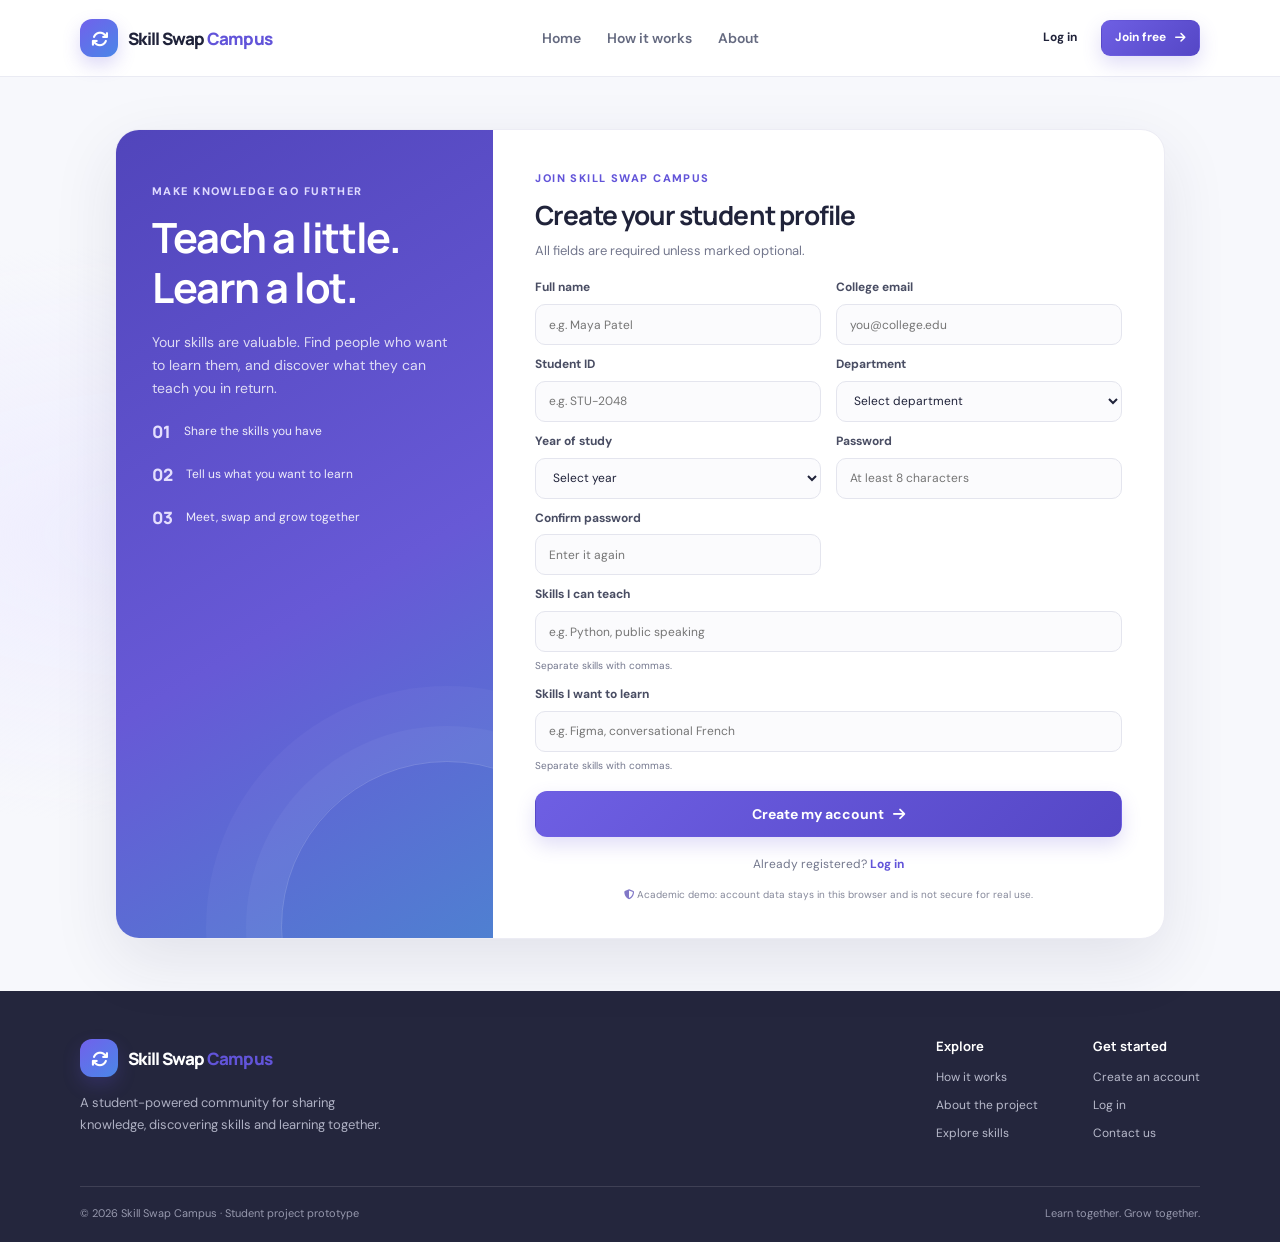
<file: Skill_swap_SESD/skill-swap-campus/register.html>
<!DOCTYPE html>
<html lang="en">
<head>
  <meta charset="UTF-8"><meta name="viewport" content="width=device-width, initial-scale=1.0">
  <title>Create account | Skill Swap Campus</title>
  <link rel="preconnect" href="https://fonts.googleapis.com"><link rel="preconnect" href="https://fonts.gstatic.com" crossorigin>
  <link href="https://fonts.googleapis.com/css2?family=DM+Sans:wght@400;500;600;700&family=Manrope:wght@500;600;700;800&display=swap" rel="stylesheet">
  <link rel="stylesheet" href="https://cdnjs.cloudflare.com/ajax/libs/font-awesome/6.5.2/css/all.min.css"><link rel="stylesheet" href="css/style.css"><link rel="stylesheet" href="css/auth.css">
</head>
<body><div id="site-header"></div><main class="auth-page register-page"><div class="auth-shell register-shell"><aside class="auth-aside"><span class="eyebrow eyebrow-light">Make knowledge go further</span><h1>Teach a little.<br>Learn a lot.</h1><p>Your skills are valuable. Find people who want to learn them, and discover what they can teach you in return.</p><div class="aside-stat"><strong>01</strong><span>Share the skills you have</span></div><div class="aside-stat"><strong>02</strong><span>Tell us what you want to learn</span></div><div class="aside-stat"><strong>03</strong><span>Meet, swap and grow together</span></div></aside><section class="auth-panel register-panel"><div class="auth-heading"><span class="eyebrow">Join Skill Swap Campus</span><h2>Create your student profile</h2><p>All fields are required unless marked optional.</p></div><div id="form-message" class="form-message" role="status" aria-live="polite"></div><form id="register-form" class="form-grid" novalidate>
  <div class="field"><label for="fullName">Full name</label><input id="fullName" name="fullName" autocomplete="name" maxlength="70" required placeholder="e.g. Maya Patel"></div>
  <div class="field"><label for="email">College email</label><input id="email" name="email" type="email" autocomplete="email" maxlength="120" required placeholder="you@college.edu"></div>
  <div class="field"><label for="studentId">Student ID</label><input id="studentId" name="studentId" maxlength="40" required placeholder="e.g. STU-2048"></div>
  <div class="field"><label for="department">Department</label><select id="department" name="department" required><option value="">Select department</option><option>Computer Science</option><option>Business Administration</option><option>Design & Media</option><option>Engineering</option><option>Arts & Humanities</option><option>Science</option><option>Other</option></select></div>
  <div class="field"><label for="year">Year of study</label><select id="year" name="year" required><option value="">Select year</option><option>1st Year</option><option>2nd Year</option><option>3rd Year</option><option>4th Year</option><option>Postgraduate</option></select></div>
  <div class="field"><label for="password">Password</label><input id="password" name="password" type="password" autocomplete="new-password" minlength="8" required placeholder="At least 8 characters"></div>
  <div class="field"><label for="confirmPassword">Confirm password</label><input id="confirmPassword" name="confirmPassword" type="password" autocomplete="new-password" required placeholder="Enter it again"></div>
  <div class="field field-wide"><label for="skillsTeach">Skills I can teach</label><input id="skillsTeach" name="skillsTeach" maxlength="240" required placeholder="e.g. Python, public speaking"><small>Separate skills with commas.</small></div>
  <div class="field field-wide"><label for="skillsWant">Skills I want to learn</label><input id="skillsWant" name="skillsWant" maxlength="240" required placeholder="e.g. Figma, conversational French"><small>Separate skills with commas.</small></div>
  <div class="field-wide"><button class="button button-primary button-full" type="submit">Create my account <i class="fa-solid fa-arrow-right"></i></button></div>
</form><p class="auth-switch">Already registered? <a href="login.html">Log in</a></p><p class="security-note"><i class="fa-solid fa-shield-halved"></i> Academic demo: account data stays in this browser and is not secure for real use.</p></section></div></main><div id="site-footer"></div><script src="js/app.js"></script><script src="js/auth.js"></script></body>
</html>
</file>
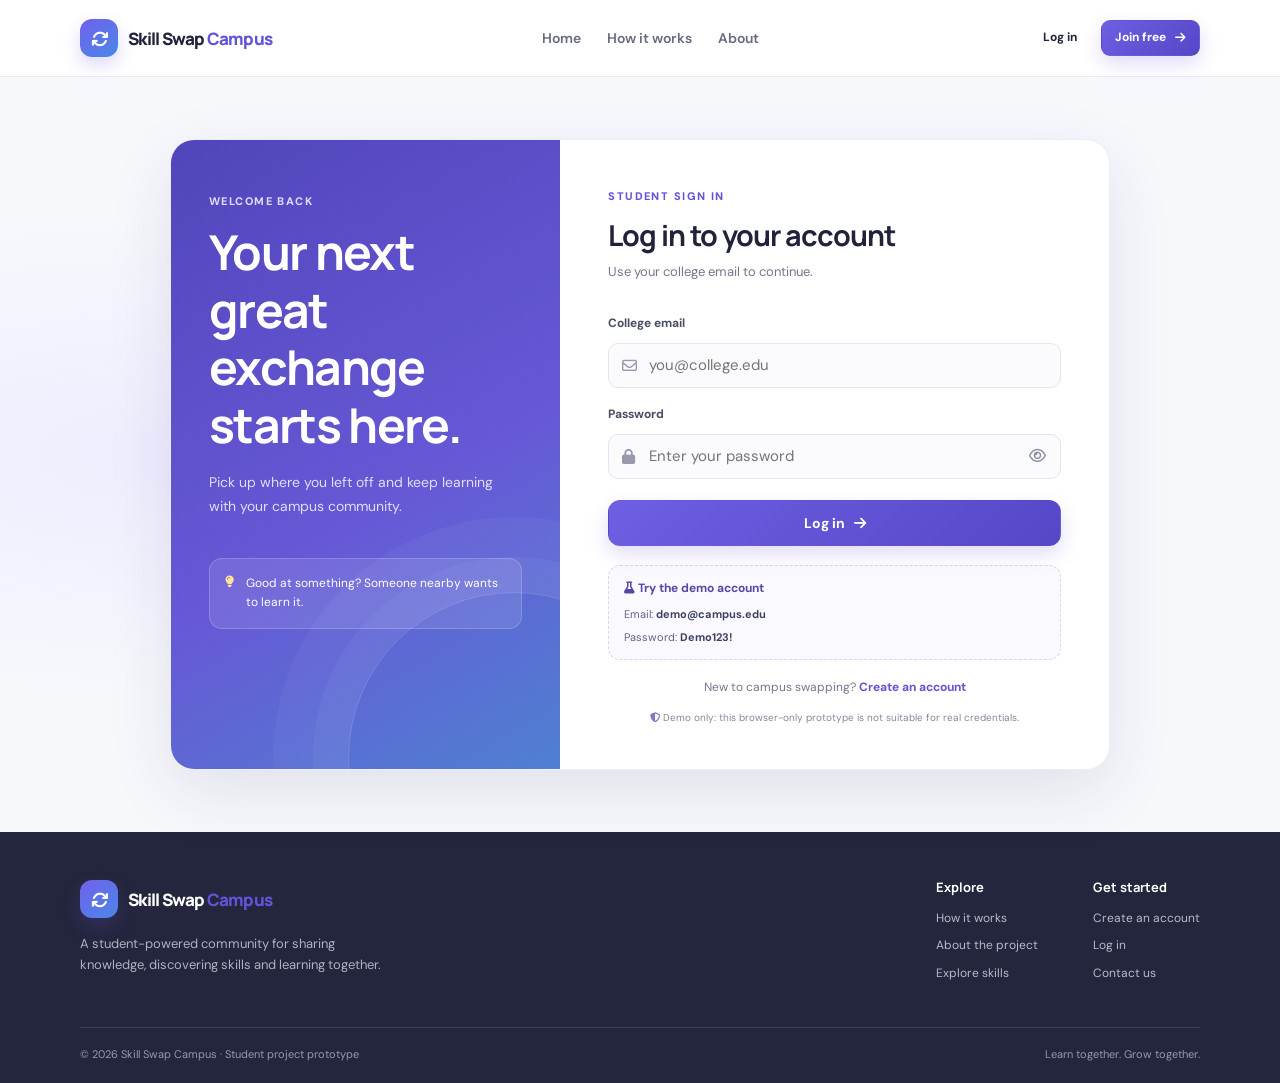
<file: Skill_swap_SESD/skill-swap-campus/requests.html>
<!DOCTYPE html>
<html lang="en">
<head>
  <meta charset="UTF-8"><meta name="viewport" content="width=device-width, initial-scale=1.0"><title>Exchange requests | Skill Swap Campus</title>
  <link rel="preconnect" href="https://fonts.googleapis.com"><link rel="preconnect" href="https://fonts.gstatic.com" crossorigin><link href="https://fonts.googleapis.com/css2?family=DM+Sans:wght@400;500;600;700&family=Manrope:wght@500;600;700;800&display=swap" rel="stylesheet"><link rel="stylesheet" href="https://cdnjs.cloudflare.com/ajax/libs/font-awesome/6.5.2/css/all.min.css"><link rel="stylesheet" href="css/style.css"><link rel="stylesheet" href="css/dashboard.css">
</head>
<body data-private="true"><div id="site-header"></div><main class="app-main"><div class="container">
  <section class="page-heading"><div><span class="eyebrow">Make a connection</span><h1>Exchange requests</h1><p>Keep track of offers coming in and exchanges you have started.</p></div><a class="button button-primary" href="explore.html"><i class="fa-solid fa-magnifying-glass"></i> Find a skill</a></section>
  <nav class="tabs" aria-label="Request categories"><button class="tab-button active" type="button" data-request-tab="all">All requests <span id="count-all">0</span></button><button class="tab-button" type="button" data-request-tab="received">Received <span id="count-received">0</span></button><button class="tab-button" type="button" data-request-tab="sent">Sent <span id="count-sent">0</span></button></nav>
  <section id="request-list" class="request-list" aria-live="polite"></section>
</div></main><div id="site-footer"></div><script src="js/app.js"></script><script src="js/requests.js"></script></body>
</html>
</file>
<file: Skill_swap_SESD/skill-swap-campus/css/style.css>
:root {
  --ink: #20233a;
  --muted: #73778d;
  --primary: #6254d9;
  --primary-dark: #4c40bb;
  --blue: #4d83e6;
  --purple-soft: #f0edff;
  --line: #e9eaf2;
  --surface: #ffffff;
  --canvas: #f7f8fc;
  --green: #2f9d78;
  --shadow: 0 16px 45px rgba(39, 43, 82, .08);
  --radius: 18px;
}
* { box-sizing: border-box; }
html { scroll-behavior: smooth; }
body { margin: 0; color: var(--ink); background: var(--canvas); font-family: "DM Sans", sans-serif; font-size: 15px; line-height: 1.65; }
body, button, input, select, textarea { font-family: "DM Sans", sans-serif; }
h1, h2, h3, h4 { margin: 0; color: var(--ink); font-family: Manrope, sans-serif; line-height: 1.2; letter-spacing: -.035em; }
h1 { font-size: clamp(2.5rem, 5vw, 4.25rem); }
h2 { font-size: clamp(1.7rem, 3vw, 2.45rem); }
h3 { font-size: 1.1rem; }
p { margin: 0 0 1rem; color: var(--muted); }
a { color: inherit; text-decoration: none; }
button, input, select, textarea { font-size: inherit; }
button, a, input, select, textarea { -webkit-tap-highlight-color: transparent; }
button:focus-visible, a:focus-visible, input:focus-visible, select:focus-visible, textarea:focus-visible { outline: 3px solid rgba(98, 84, 217, .25); outline-offset: 3px; }
.container { width: min(1120px, calc(100% - 48px)); margin-inline: auto; }
.narrow-container { width: min(850px, calc(100% - 48px)); }
.site-header { position: sticky; z-index: 20; top: 0; border-bottom: 1px solid rgba(231, 232, 241, .85); background: rgba(255,255,255,.94); backdrop-filter: blur(16px); }
.nav-bar { min-height: 76px; display: flex; align-items: center; justify-content: space-between; gap: 24px; }
.brand { display: inline-flex; gap: 10px; align-items: center; flex-shrink: 0; font: 800 17px Manrope, sans-serif; letter-spacing: -.04em; }
.brand-mark { width: 38px; height: 38px; display: grid; place-items: center; color: white; border-radius: 12px; background: linear-gradient(140deg, #7161eb, #4a87e8); box-shadow: 0 8px 18px rgba(98,84,217,.22); }
.brand span:last-child em { color: var(--primary); font-style: normal; }
.nav-links { display: flex; gap: 26px; align-items: center; margin: 0; padding: 0; list-style: none; }
.nav-links a { color: #656a80; font-size: 14px; font-weight: 600; transition: color .2s ease; }
.nav-links a:hover, .nav-links a.active { color: var(--primary); }
.nav-actions { display: flex; align-items: center; gap: 10px; }
.nav-user { display: inline-flex; align-items: center; gap: 8px; color: #4b5065; font-size: 13px; font-weight: 700; }
.nav-toggle { display: none; width: 42px; height: 42px; border: 1px solid var(--line); border-radius: 12px; color: var(--ink); background: white; cursor: pointer; }
.button { min-height: 46px; display: inline-flex; justify-content: center; align-items: center; gap: 9px; padding: 0 20px; border: 1px solid transparent; border-radius: 12px; cursor: pointer; font-size: 14px; font-weight: 700; transition: transform .18s ease, box-shadow .18s ease, background .18s ease; }
.button:hover { transform: translateY(-2px); }
.button-primary { color: white; background: linear-gradient(135deg, #6e5fe3, #5547c6); box-shadow: 0 8px 19px rgba(98,84,217,.2); }
.button-primary:hover { background: linear-gradient(135deg, #5e4fd3, #493bb3); box-shadow: 0 10px 24px rgba(98,84,217,.27); }
.button-outline { border-color: #dedcf8; color: var(--primary); background: white; }
.button-outline:hover { background: #f8f7ff; }
.button-quiet { color: var(--ink); background: transparent; }
.button-white { color: var(--primary); background: #fff; box-shadow: 0 8px 20px rgba(38,33,110,.13); }
.button-full { width: 100%; }
.button-small { min-height: 36px; padding: 0 13px; border-radius: 9px; font-size: 12px; }
.text-gradient { color: var(--primary); background: linear-gradient(90deg, #6254d9, #4089df); background-clip: text; -webkit-text-fill-color: transparent; }
.eyebrow { display: inline-flex; align-items: center; gap: 8px; margin-bottom: 13px; color: var(--primary); font-size: 11px; font-weight: 800; letter-spacing: .13em; text-transform: uppercase; }
.eyebrow-light { color: #dedaff; }
.lead { max-width: 580px; font-size: 17px; line-height: 1.75; }
.hero { position: relative; overflow: hidden; padding: 82px 0 88px; background: radial-gradient(ellipse at 82% 55%, #eeedff 0, rgba(246,245,255,.45) 35%, transparent 65%), #fafaff; }
.hero-grid { display: grid; grid-template-columns: 1.03fr .97fr; gap: 52px; align-items: center; }
.hero-copy h1 { margin: 4px 0 20px; font-size: clamp(2.7rem, 5.2vw, 4.35rem); }
.hero-copy .lead { margin-bottom: 27px; }
.hero-actions { display: flex; flex-wrap: wrap; gap: 10px; }
.hero-proof { display: flex; align-items: center; gap: 11px; margin-top: 37px; }
.proof-icon { width: 40px; height: 40px; display: grid; place-items: center; color: var(--primary); border-radius: 13px; background: #eeecff; }
.hero-proof strong, .hero-proof small { display: block; }
.hero-proof strong { font-size: 13px; }
.hero-proof small { color: var(--muted); font-size: 12px; }
.hero-visual { position: relative; min-height: 415px; display: grid; place-items: center; }
.hero-orbit { position: absolute; border: 1px solid rgba(109, 96, 220, .16); border-radius: 50%; }
.orbit-one { width: 330px; height: 330px; }
.orbit-two { width: 430px; height: 430px; border-style: dashed; }
.visual-center { z-index: 1; width: 218px; height: 218px; display: flex; flex-direction: column; justify-content: center; align-items: center; gap: 8px; border: 1px solid rgba(255,255,255,.85); border-radius: 50%; background: linear-gradient(145deg, #fff, #f1efff); box-shadow: 0 25px 65px rgba(78,69,166,.18); text-align: center; }
.visual-center strong { font: 800 16px Manrope, sans-serif; }
.visual-center > span { color: var(--muted); font-size: 12px; }
.visual-icon { width: 66px; height: 66px; display: grid; place-items: center; margin-bottom: 5px; border-radius: 22px; color: white; background: linear-gradient(145deg, #7d6fed, #5f51cf); font-size: 27px; }
.floating-card { position: absolute; z-index: 2; display: flex; align-items: center; gap: 11px; min-width: 225px; padding: 12px 15px; border: 1px solid #f0eff7; border-radius: 14px; background: white; box-shadow: var(--shadow); }
.float-top { top: 50px; left: 3%; }.float-bottom { right: 0; bottom: 46px; }
.floating-card strong, .floating-card small { display: block; white-space: nowrap; }.floating-card strong { font-size: 12px; }.floating-card small { color: var(--muted); font-size: 10px; }.floating-card small i { color: #eead46; }
.avatar { width: 37px; height: 37px; display: grid; flex-shrink: 0; place-items: center; border-radius: 13px; font-size: 11px; font-weight: 800; }
.avatar-purple { color: #6051cb; background: #eeebff; }.avatar-blue { color: #3974c9; background: #e9f2ff; }.avatar-green { color: #2b8a69; background: #e4f6ed; }.avatar-orange { color: #b77832; background: #fff0dc; }
.spark { position: absolute; color: #e5b34b; }.spark-one { top: 40px; right: 15%; font-size: 23px; }.spark-two { bottom: 54px; left: 10%; font-size: 15px; }
.section { padding: 88px 0; }.section-white { background: white; }.feature-section { background: #f7f8fc; }
.section-heading { max-width: 650px; margin: 0 auto 42px; text-align: center; }.section-heading h2 { margin-bottom: 12px; }.section-heading p { margin-bottom: 0; }
.heading-row { max-width: none; display: flex; justify-content: space-between; align-items: end; gap: 22px; text-align: left; }.heading-row p { margin-top: 10px; }
.steps-grid { display: grid; grid-template-columns: repeat(3, 1fr); gap: 22px; }
.step-card { position: relative; padding: 30px 28px; border: 1px solid #f0eff6; border-radius: var(--radius); background: white; box-shadow: 0 10px 32px rgba(40,42,82,.04); }
.step-number { position: absolute; top: 22px; right: 23px; color: #e4e3ed; font: 800 22px Manrope, sans-serif; }
.step-icon { width: 50px; height: 50px; display: grid; place-items: center; margin-bottom: 22px; border-radius: 16px; font-size: 19px; }
.lilac { color: #6554ce; background: #efedff; }.blue { color: #4e82d7; background: #eaf3ff; }.peach { color: #c17a3c; background: #fff0e4; }.green { color: #278462; background: #e5f6ef; }
.step-card h3 { margin-bottom: 10px; }.step-card p { margin-bottom: 0; font-size: 14px; }
.text-link { display: inline-flex; align-items: center; gap: 8px; color: var(--primary); font-size: 13px; font-weight: 700; }.text-link:hover { color: var(--primary-dark); }
.skill-preview-grid { display: grid; grid-template-columns: repeat(3, 1fr); gap: 20px; }
.preview-card { padding: 22px; border: 1px solid #edeef5; border-radius: 17px; background: white; transition: transform .2s, box-shadow .2s; }.preview-card:hover { transform: translateY(-4px); box-shadow: var(--shadow); }
.preview-top { display: flex; justify-content: space-between; align-items: center; margin-bottom: 18px; }.category-icon { width: 43px; height: 43px; display: grid; place-items: center; border-radius: 14px; }.purple { color: #6655cf; background: #efedff; }
.tag { padding: 5px 9px; border-radius: 30px; color: #6b63aa; background: #f3f1ff; font-size: 10px; font-weight: 700; }
.preview-card h3 { margin-bottom: 8px; }.preview-card > p { min-height: 44px; margin-bottom: 20px; font-size: 13px; }
.preview-foot { display: flex; align-items: center; gap: 10px; padding-top: 14px; border-top: 1px solid #f0f0f5; }.preview-foot strong, .preview-foot small { display: block; }.preview-foot strong { font-size: 11px; }.preview-foot small { color: var(--muted); font-size: 10px; }.preview-foot > i { margin-left: auto; color: #a7a9b8; font-size: 13px; }
.benefit-grid { display: grid; grid-template-columns: .9fr 1.1fr; gap: 80px; align-items: center; }.benefit-grid h2 { margin-bottom: 17px; }.benefit-grid .lead { margin-bottom: 23px; font-size: 15px; }
.benefit-list { display: grid; gap: 24px; }.benefit-list article { display: flex; align-items: flex-start; gap: 16px; }.benefit-icon { width: 45px; height: 45px; display: grid; flex-shrink: 0; place-items: center; border-radius: 14px; color: var(--primary); background: #f0eeff; }.benefit-list h3 { margin: 2px 0 5px; font-size: 15px; }.benefit-list p { margin: 0; font-size: 13px; }
.cta-band { padding: 54px 0; color: white; background: linear-gradient(115deg, #5347bf, #7061dd 58%, #5183db); }.cta-content { display: flex; justify-content: space-between; align-items: center; gap: 25px; }.cta-content h2 { margin-bottom: 9px; color: white; font-size: clamp(1.7rem, 3vw, 2.3rem); }.cta-content p { margin-bottom: 0; color: rgba(255,255,255,.78); }.cta-content .eyebrow { margin-bottom: 10px; }
.site-footer { padding: 48px 0 20px; color: #c5c6d5; background: #24263d; }.footer-main { display: flex; justify-content: space-between; gap: 35px; padding-bottom: 35px; }.footer-brand { color: white; }.footer-copy { max-width: 310px; margin-top: 15px; color: #aeb0c3; font-size: 13px; }.footer-links { display: flex; gap: 55px; }.footer-links h3 { margin-bottom: 13px; color: white; font-size: 13px; letter-spacing: 0; }.footer-links a { display: block; margin: 8px 0; color: #b8bacb; font-size: 12px; }.footer-links a:hover { color: white; }.footer-bottom { display: flex; justify-content: space-between; gap: 16px; padding-top: 17px; border-top: 1px solid rgba(255,255,255,.12); color: #9698ad; font-size: 11px; }.footer-bottom p { margin: 0; color: inherit; }
.page-hero { padding: 78px 0 70px; background: radial-gradient(ellipse at 82% 25%, #eeedff, transparent 50%), #fafaff; }.page-hero h1 { margin-bottom: 15px; font-size: clamp(2.6rem, 5vw, 4rem); }.page-hero .lead { margin-bottom: 0; }
.about-grid { display: grid; grid-template-columns: 1fr .9fr; gap: 65px; align-items: center; }.about-grid > div > p { margin-top: 14px; }.about-highlight { padding: 37px; border-radius: 22px; color: white; background: linear-gradient(145deg, #6054d1, #7186df); box-shadow: 0 18px 36px rgba(87,78,185,.2); }.about-highlight > i { display: grid; width: 55px; height: 55px; place-items: center; margin-bottom: 25px; border-radius: 17px; color: #6355d0; background: white; font-size: 22px; }.about-highlight h3 { margin-bottom: 10px; color: white; font-size: 20px; }.about-highlight p { margin: 0; color: rgba(255,255,255,.82); }
.contact-card { padding: 30px; border: 1px solid var(--line); border-radius: 20px; background: white; box-shadow: var(--shadow); }.contact-card h2 { font-size: 1.75rem; }.contact-card > p { margin: 10px 0 20px; font-size: 13px; }
.contact-card form { display: grid; gap: 8px; }.contact-card label, .auth-panel label, .editor-card label, .profile-edit-card label { margin-top: 8px; color: #494d63; font-size: 12px; font-weight: 700; }.contact-card input, .contact-card textarea, .contact-card select { width: 100%; padding: 11px 12px; border: 1px solid #e4e5ee; border-radius: 10px; background: #fbfbfd; color: var(--ink); }.contact-card textarea { resize: vertical; }.contact-card .button { margin-top: 10px; }
.muted { color: var(--muted); }.form-message { display: none; margin: 0 0 14px; padding: 10px 12px; border-radius: 10px; font-size: 13px; }.form-message.is-visible { display: block; }.form-message.is-error { color: #a63c4a; background: #fff0f1; }.form-message.is-success { color: #277553; background: #e9f8f0; }
.toast-region { position: fixed; z-index: 80; top: 92px; right: 22px; display: grid; gap: 10px; width: min(360px, calc(100vw - 32px)); }.toast { display: flex; align-items: flex-start; gap: 10px; padding: 13px 15px; border: 1px solid #dfebe5; border-radius: 13px; color: #275b45; background: white; box-shadow: 0 14px 35px rgba(33,42,69,.15); font-size: 13px; animation: toast-in .22s ease-out; }.toast.error { color: #943d48; border-color: #f3d9dc; }.toast i { margin-top: 3px; }.toast button { margin-left: auto; border: 0; color: inherit; background: transparent; cursor: pointer; }
@keyframes toast-in { from { opacity: 0; transform: translateY(-7px); } to { opacity: 1; transform: translateY(0); } }
@media (max-width: 900px) { .nav-links { gap: 16px; }.nav-actions .button { padding-inline: 14px; }.hero-grid { gap: 20px; }.benefit-grid { gap: 42px; }.about-grid { gap: 35px; } }
@media (max-width: 720px) {
  .container, .narrow-container { width: min(100% - 34px, 560px); }
  .nav-bar { min-height: 68px; flex-wrap: wrap; gap: 10px; }.nav-toggle { display: grid; place-items: center; order: 3; }.nav-actions { margin-left: auto; }.nav-user { display: none; }
  .nav-links { display: none; order: 4; flex: 0 0 100%; align-items: stretch; gap: 0; padding: 4px 0 13px; }.nav-links.is-open { display: flex; flex-direction: column; }.nav-links a { display: block; padding: 10px 3px; }.nav-actions .button { min-height: 40px; }
  .hero { padding: 55px 0 45px; }.hero-grid { grid-template-columns: 1fr; }.hero-copy h1 { font-size: clamp(2.5rem, 10vw, 3.45rem); }.hero-visual { min-height: 340px; }.orbit-one { width: 250px; height: 250px; }.orbit-two { width: 325px; height: 325px; }.visual-center { width: 175px; height: 175px; }.visual-icon { width: 54px; height: 54px; }.floating-card { min-width: auto; padding: 9px 11px; }.float-top { top: 32px; left: 0; }.float-bottom { right: 0; bottom: 24px; }.floating-card strong { font-size: 10px; }.floating-card small { font-size: 9px; }
  .section { padding: 62px 0; }.steps-grid, .skill-preview-grid { grid-template-columns: 1fr; }.step-card { padding: 24px; }.heading-row { align-items: flex-start; flex-direction: column; }.benefit-grid, .about-grid { grid-template-columns: 1fr; gap: 32px; }.cta-content { align-items: flex-start; flex-direction: column; }.footer-main { flex-direction: column; }.footer-links { gap: 35px; }.footer-bottom { flex-direction: column; gap: 5px; }.page-hero { padding: 54px 0 44px; }
}
@media (prefers-reduced-motion: reduce) { *, *::before, *::after { scroll-behavior: auto !important; animation-duration: .01ms !important; transition-duration: .01ms !important; } }
</file>
<file: Skill_swap_SESD/skill-swap-campus/css/dashboard.css>
.app-main { min-height: calc(100vh - 155px); padding: 42px 0 76px; background: #f7f8fc; }
.welcome-row, .page-heading { display: flex; align-items: center; justify-content: space-between; gap: 22px; margin-bottom: 30px; }.welcome-row h1, .page-heading h1 { margin-bottom: 8px; font-size: clamp(2rem, 4vw, 2.8rem); }.welcome-row p, .page-heading p { margin: 0; }.welcome-row .eyebrow, .page-heading .eyebrow { margin-bottom: 8px; }.wave { color: #e3aa42; font-size: .75em; }
.stats-grid { display: grid; grid-template-columns: repeat(4, 1fr); gap: 15px; margin-bottom: 36px; }.stat-card { display: grid; grid-template-columns: 44px 1fr; column-gap: 12px; align-items: center; padding: 18px; border: 1px solid #ececf3; border-radius: 16px; background: white; box-shadow: 0 6px 20px rgba(40,42,82,.035); }.stat-icon { width: 42px; height: 42px; display: grid; grid-row: span 2; place-items: center; border-radius: 13px; font-size: 16px; }.stat-icon.purple { color: #6252cc; background: #efedff; }.stat-icon.blue { color: #437dc9; background: #e9f2ff; }.stat-icon.orange { color: #c17d37; background: #fff0de; }.stat-icon.green { color: #328362; background: #e4f5ec; }.stat-label { color: #75788d; font-size: 11px; }.stat-card strong { align-self: end; font: 800 24px Manrope, sans-serif; line-height: 1.25; }.stat-card small { grid-column: 2; color: #9799a9; font-size: 10px; }
.dashboard-columns { display: grid; grid-template-columns: 1fr 295px; gap: 26px; }.section-title-row { display: flex; justify-content: space-between; align-items: end; gap: 15px; margin-bottom: 16px; }.section-title-row h2 { font-size: 1.35rem; }.section-title-row .eyebrow { margin-bottom: 6px; }.section-title-row .text-link { margin-bottom: 3px; font-size: 12px; }.recommendation-list { display: grid; gap: 12px; }.recommendation-card { display: flex; align-items: center; gap: 13px; padding: 15px 17px; border: 1px solid #ececf3; border-radius: 14px; background: white; }.recommendation-card .avatar { width: 43px; height: 43px; }.recommendation-card h3 { margin-bottom: 4px; font-size: 13px; letter-spacing: 0; }.recommendation-card p { margin: 0; font-size: 11px; }.recommendation-card .recommend-skills { flex: 1; min-width: 0; }.recommendation-card .button { flex-shrink: 0; }
.dashboard-side { display: grid; align-content: start; gap: 14px; }.side-card { padding: 19px; border: 1px solid #ececf3; border-radius: 16px; background: white; }.progress-card { background: linear-gradient(150deg, #f1efff, #fff 76%); }.side-card-icon { width: 38px; height: 38px; display: grid; place-items: center; margin-bottom: 15px; border-radius: 12px; color: var(--primary); background: white; }.side-card h3 { margin-bottom: 8px; font-size: 14px; }.side-card p { margin-bottom: 15px; font-size: 11px; }.side-card .button { min-height: 39px; font-size: 11px; }.quick-card > .eyebrow { margin-bottom: 8px; }.quick-card > a { display: flex; align-items: center; gap: 10px; padding: 11px 0; border-top: 1px solid #f0f0f5; }.quick-card > a > span:nth-child(2) { flex: 1; }.quick-card > a > i { color: #a6a8b7; font-size: 10px; }.quick-card strong, .quick-card small { display: block; }.quick-card strong { font-size: 11px; }.quick-card small { color: var(--muted); font-size: 10px; }.quick-icon { width: 34px; height: 34px; display: grid; place-items: center; border-radius: 11px; color: var(--primary); background: #f0eeff; font-size: 13px; }.accepted-card { display: flex; align-items: center; gap: 12px; }.accepted-icon { width: 40px; height: 40px; display: grid; place-items: center; border-radius: 13px; color: #328362; background: #e4f5ec; }.accepted-card strong, .accepted-card span { display: block; }.accepted-card strong { font: 800 20px Manrope, sans-serif; }.accepted-card span { color: var(--muted); font-size: 10px; }
.activity-heading { margin-top: 34px; }.activity-list { display: grid; }.activity-item { display: flex; align-items: flex-start; gap: 11px; padding: 13px 0; border-bottom: 1px solid #eaeaf1; }.activity-marker { width: 30px; height: 30px; display: grid; flex-shrink: 0; place-items: center; border-radius: 10px; color: var(--primary); background: #efedff; font-size: 12px; }.activity-item p { margin: 0; font-size: 11px; }.activity-item strong { color: var(--ink); }.activity-item small { display: block; margin-top: 2px; color: #a0a2b1; font-size: 10px; }
.empty-state { padding: 34px 22px; border: 1px dashed #dcddeb; border-radius: 15px; color: var(--muted); background: rgba(255,255,255,.65); text-align: center; }.empty-state i { display: block; margin-bottom: 12px; color: #9b94e6; font-size: 25px; }.empty-state h3 { margin-bottom: 6px; font-size: 14px; }.empty-state p { margin-bottom: 12px; font-size: 12px; }.empty-state .button { min-height: 38px; font-size: 12px; }
.search-panel { display: grid; grid-template-columns: 1fr 190px 160px; align-items: end; gap: 13px; margin: 22px 0 20px; padding: 16px; border: 1px solid #ececf3; border-radius: 16px; background: white; }.search-input { position: relative; display: flex; align-items: center; }.search-input i { position: absolute; left: 13px; color: #9295a8; }.search-input input, .filter-select select { width: 100%; height: 43px; padding: 0 12px; border: 1px solid #e5e6ee; border-radius: 10px; color: var(--ink); background: #fbfbfd; font-size: 12px; }.search-input input { padding-left: 38px; }.filter-select { display: grid; gap: 4px; color: #797c8f; font-size: 10px; font-weight: 700; }.filter-select select { height: 37px; }
.results-heading { display: flex; justify-content: space-between; align-items: center; margin: 0 1px 14px; }.results-heading p { margin: 0; color: #707489; font-size: 12px; }.skill-grid { display: grid; grid-template-columns: repeat(3, 1fr); gap: 16px; }.skill-card { display: flex; flex-direction: column; min-width: 0; padding: 19px; border: 1px solid #ececf3; border-radius: 16px; background: white; box-shadow: 0 5px 18px rgba(40,42,82,.03); transition: transform .2s, box-shadow .2s; }.skill-card:hover { transform: translateY(-3px); box-shadow: var(--shadow); }.skill-card-top { display: flex; justify-content: space-between; gap: 8px; align-items: center; margin-bottom: 15px; }.skill-card h2 { margin-bottom: 8px; font-size: 16px; letter-spacing: -.02em; }.skill-card-description { flex: 1; margin-bottom: 15px; font-size: 12px; line-height: 1.6; }.skill-tags { display: flex; flex-wrap: wrap; gap: 6px; margin-bottom: 15px; }.skill-tags span { padding: 4px 8px; border-radius: 30px; color: #70748a; background: #f4f5f9; font-size: 10px; }.skill-owner { display: flex; align-items: center; gap: 9px; padding-top: 12px; border-top: 1px solid #f0f0f5; }.skill-owner strong, .skill-owner small { display: block; }.skill-owner strong { font-size: 11px; }.skill-owner small { color: var(--muted); font-size: 10px; }.skill-owner .button { margin-left: auto; }.level-badge { padding: 4px 8px; border-radius: 30px; color: #71758a; background: #f4f5f9; font-size: 9px; font-weight: 700; }.level-badge.Beginner { color: #2c805e; background: #e6f7ed; }.level-badge.Intermediate { color: #a16d25; background: #fff4dc; }.level-badge.Advanced { color: #a14c60; background: #ffedf1; }
.request-dialog { width: min(470px, calc(100% - 30px)); padding: 28px; border: 0; border-radius: 19px; color: var(--ink); box-shadow: 0 24px 70px rgba(23,26,54,.25); }.request-dialog::backdrop { background: rgba(31,32,55,.48); backdrop-filter: blur(3px); }.request-dialog form { display: grid; gap: 9px; }.request-dialog h2 { margin-bottom: 0; font-size: 1.55rem; }.request-dialog p { margin: 0; font-size: 12px; }.request-dialog label { margin-top: 12px; font-size: 12px; font-weight: 700; }.request-dialog input:not([type=hidden]) { min-height: 43px; padding: 10px 12px; border: 1px solid #e1e2eb; border-radius: 10px; }.request-dialog small { color: var(--muted); font-size: 10px; }.dialog-close { position: absolute; top: 15px; right: 15px; width: 32px; height: 32px; border: 0; border-radius: 10px; color: #797c8e; background: #f3f3f8; cursor: pointer; }.dialog-actions { display: flex; justify-content: flex-end; gap: 8px; margin-top: 13px; }
.tabs { display: flex; gap: 22px; margin: 28px 0 18px; border-bottom: 1px solid #e7e8f0; }.tab-button { display: inline-flex; align-items: center; gap: 8px; padding: 0 3px 12px; border: 0; border-bottom: 2px solid transparent; color: #85889a; background: none; cursor: pointer; font-size: 12px; font-weight: 700; }.tab-button.active { border-bottom-color: var(--primary); color: var(--primary); }.tab-button span { display: grid; min-width: 20px; height: 20px; place-items: center; padding: 0 5px; border-radius: 20px; color: inherit; background: #f0eff7; font-size: 10px; }
.request-list { display: grid; gap: 13px; }.request-card { padding: 19px; border: 1px solid #ececf3; border-radius: 16px; background: white; }.request-card-top { display: flex; justify-content: space-between; gap: 15px; align-items: flex-start; }.request-person { display: flex; align-items: center; gap: 11px; }.request-person h3 { margin-bottom: 3px; font-size: 13px; letter-spacing: 0; }.request-person p { margin: 0; font-size: 10px; }.status-badge { padding: 5px 9px; border-radius: 30px; font-size: 10px; font-weight: 700; }.status-Pending { color: #9b6b22; background: #fff3dc; }.status-Accepted { color: #3970b8; background: #e9f2ff; }.status-Rejected { color: #a34a58; background: #ffedf0; }.status-Completed { color: #277851; background: #e5f6ec; }.exchange-details { display: grid; grid-template-columns: 1fr 1fr; gap: 12px; margin: 17px 0; padding: 13px; border-radius: 12px; background: #f8f8fc; }.exchange-details span { display: block; color: #86899a; font-size: 10px; }.exchange-details strong { display: block; margin-top: 3px; font-size: 12px; }.request-meta { display: flex; justify-content: space-between; align-items: center; gap: 12px; color: #9295a5; font-size: 10px; }.request-actions { display: flex; gap: 8px; }.button-danger { border-color: #f0d7dc; color: #a34a58; background: white; }.button-danger:hover { background: #fff5f6; }
.editor-card, .profile-edit-card, .profile-list-card { padding: 26px; border: 1px solid #ececf3; border-radius: 18px; background: white; box-shadow: 0 6px 22px rgba(40,42,82,.035); }.editor-card .form-grid { gap: 16px; }.editor-card .field { gap: 7px; }.editor-card input, .editor-card select, .editor-card textarea, .profile-edit-card input, .profile-edit-card select { width: 100%; min-height: 43px; padding: 10px 12px; border: 1px solid #e3e4ed; border-radius: 10px; color: var(--ink); background: #fbfbfd; font-size: 12px; }.editor-card textarea { resize: vertical; }.editor-actions { display: flex; justify-content: flex-end; gap: 9px; margin-top: 4px; }.my-skills-section { margin-top: 39px; }.owned-skills-list { display: grid; gap: 10px; }.owned-skill { display: flex; justify-content: space-between; align-items: center; gap: 14px; padding: 14px 16px; border: 1px solid #ececf3; border-radius: 13px; background: white; }.owned-skill h3 { margin-bottom: 4px; font-size: 13px; }.owned-skill p { margin: 0; font-size: 10px; }.owned-actions { display: flex; gap: 7px; }
.profile-layout { display: grid; grid-template-columns: 300px 1fr; gap: 20px; align-items: start; }.profile-summary { padding: 24px; border: 1px solid #ececf3; border-radius: 18px; background: white; text-align: center; }.profile-avatar { width: 76px; height: 76px; display: grid; place-items: center; margin: 0 auto 16px; border-radius: 25px; color: white; background: linear-gradient(145deg, #7969e7, #5084d7); font: 800 22px Manrope, sans-serif; }.profile-summary .eyebrow { margin-bottom: 5px; }.profile-summary h1 { font-size: 1.55rem; }.profile-summary > p { margin: 6px 0 17px; font-size: 12px; }.profile-meta { display: grid; gap: 9px; padding: 15px 0; border-top: 1px solid #eeeef4; text-align: left; }.profile-meta span { color: #666a80; font-size: 11px; overflow-wrap: anywhere; }.profile-meta i { width: 17px; color: var(--primary); }.profile-info-box { display: grid; gap: 3px; padding: 12px; border-radius: 11px; background: #f7f6ff; text-align: left; }.profile-info-box strong { font-size: 10px; }.profile-info-box span { font-size: 12px; }.profile-info-box small { color: var(--muted); font-size: 9px; }.profile-edit-card h2, .profile-list-card h2 { margin-bottom: 17px; font-size: 1.45rem; }.profile-edit-card .form-grid { gap: 13px; }.profile-lower { grid-column: 1 / -1; display: grid; grid-template-columns: 1fr 1fr; gap: 20px; }.profile-list-card { padding: 22px; }.profile-list-card .eyebrow { margin-bottom: 7px; }.profile-skill-row, .completed-row { display: flex; justify-content: space-between; gap: 12px; padding: 11px 0; border-top: 1px solid #eeeef4; }.profile-skill-row strong, .completed-row strong { display: block; font-size: 11px; }.profile-skill-row small, .completed-row small { display: block; color: var(--muted); font-size: 10px; }.empty-inline { padding: 13px 0; color: var(--muted); font-size: 11px; }
@media (max-width: 950px) { .stats-grid { grid-template-columns: repeat(2, 1fr); }.dashboard-columns { grid-template-columns: 1fr 250px; gap: 15px; }.skill-grid { grid-template-columns: repeat(2, 1fr); }.profile-layout { grid-template-columns: 250px 1fr; } }
@media (max-width: 720px) { .app-main { padding: 31px 0 54px; }.welcome-row, .page-heading { align-items: flex-start; flex-direction: column; gap: 15px; }.welcome-row > .button, .page-heading > .button { align-self: stretch; }.dashboard-columns { grid-template-columns: 1fr; }.dashboard-side { grid-template-columns: repeat(2, 1fr); }.progress-card { grid-column: 1 / -1; }.search-panel { grid-template-columns: 1fr 1fr; }.search-input { grid-column: 1 / -1; }.skill-grid { grid-template-columns: 1fr; }.profile-layout { grid-template-columns: 1fr; }.profile-summary { text-align: left; }.profile-avatar { margin-left: 0; }.profile-lower { grid-column: auto; grid-template-columns: 1fr; } }
@media (max-width: 480px) { .stats-grid { grid-template-columns: 1fr 1fr; gap: 9px; }.stat-card { padding: 12px; column-gap: 8px; }.stat-icon { width: 34px; height: 34px; }.stat-card strong { font-size: 20px; }.stat-label { font-size: 10px; }.dashboard-side { grid-template-columns: 1fr; }.progress-card { grid-column: auto; }.search-panel { grid-template-columns: 1fr; }.search-input { grid-column: auto; }.exchange-details { grid-template-columns: 1fr; }.request-card { padding: 14px; }.request-meta { align-items: flex-start; flex-direction: column; }.owned-skill { align-items: flex-start; flex-direction: column; }.profile-edit-card, .editor-card { padding: 19px; }.editor-card .form-grid, .profile-edit-card .form-grid { grid-template-columns: 1fr; }.field-wide { grid-column: auto; }.editor-actions { flex-direction: column-reverse; }.tabs { gap: 11px; }.tab-button { font-size: 10px; } }
</file>
<file: Skill_swap_SESD/skill-swap-campus/css/auth.css>
.auth-page { min-height: calc(100vh - 145px); padding: 52px 24px; display: grid; place-items: center; background: radial-gradient(ellipse at 15% 50%, #eeedff, transparent 45%), #f7f8fc; }
.auth-shell { width: min(940px, 100%); display: grid; grid-template-columns: .83fr 1.17fr; overflow: hidden; border: 1px solid #ececf4; border-radius: 24px; background: white; box-shadow: 0 22px 65px rgba(40,43,82,.1); }
.auth-aside { position: relative; overflow: hidden; padding: 48px 38px; color: white; background: linear-gradient(150deg, #5145bb, #6759d6 58%, #4f80d1); }
.auth-aside::after { position: absolute; right: -120px; bottom: -155px; width: 330px; height: 330px; border: 1px solid rgba(255,255,255,.17); border-radius: 50%; box-shadow: 0 0 0 35px rgba(255,255,255,.04), 0 0 0 75px rgba(255,255,255,.035); content: ""; }
.auth-aside h1 { position: relative; z-index: 1; margin: 0 0 18px; color: white; font-size: clamp(2rem, 4vw, 3rem); }.auth-aside > p { position: relative; z-index: 1; color: rgba(255,255,255,.8); font-size: 14px; }
.aside-note { position: relative; z-index: 1; display: flex; gap: 12px; margin-top: 40px; padding: 15px; border: 1px solid rgba(255,255,255,.18); border-radius: 13px; color: white; background: rgba(255,255,255,.1); font-size: 12px; }.aside-note i { margin-top: 2px; color: #ffe49a; }
.auth-panel { padding: 43px 48px; }.auth-heading { margin-bottom: 24px; }.auth-heading h2 { margin-bottom: 8px; font-size: 1.8rem; }.auth-heading p { margin: 0; font-size: 13px; }
.auth-panel form:not(.form-grid) { display: grid; gap: 9px; }.auth-panel label { margin-top: 8px; }
.input-wrap { position: relative; }.input-wrap > i { position: absolute; top: 50%; left: 14px; color: #989aac; transform: translateY(-50%); }.auth-panel input, .auth-panel select { width: 100%; min-height: 45px; padding: 10px 13px; border: 1px solid #e4e5ee; border-radius: 10px; color: var(--ink); background: #fbfbfd; transition: border .2s, box-shadow .2s; }.input-wrap input { padding-left: 40px; }.auth-panel input:focus, .auth-panel select:focus { border-color: #9c92e9; outline: 0; box-shadow: 0 0 0 3px rgba(98,84,217,.1); }.password-toggle { position: absolute; top: 50%; right: 10px; padding: 5px; border: 0; color: #8a8da0; background: transparent; cursor: pointer; transform: translateY(-50%); }.auth-panel .button-full { margin-top: 12px; }
.demo-box { display: grid; gap: 4px; margin-top: 19px; padding: 13px 15px; border: 1px dashed #d9d5f7; border-radius: 12px; color: #666184; background: #faf9ff; font-size: 11px; }.demo-box strong { margin-bottom: 3px; color: #5449a5; font-size: 12px; }.demo-box code { color: #3e4261; font-family: "DM Sans", sans-serif; font-weight: 700; }
.auth-switch { margin: 18px 0 8px; text-align: center; font-size: 12px; }.auth-switch a { color: var(--primary); font-weight: 700; }.security-note { margin: 12px 0 0; color: #85889a; font-size: 10px; text-align: center; }.security-note i { color: #8178c7; }
.register-shell { width: min(1050px, 100%); grid-template-columns: .72fr 1.28fr; }.register-shell .auth-aside { padding: 48px 36px; }.register-shell .auth-aside h1 { font-size: 2.6rem; }.aside-stat { position: relative; z-index: 1; display: flex; align-items: center; gap: 13px; margin-top: 20px; color: rgba(255,255,255,.9); font-size: 12px; }.aside-stat strong { color: #e4defe; font: 800 17px Manrope, sans-serif; }
.register-panel { padding: 35px 42px; }.register-panel .auth-heading { margin-bottom: 17px; }.register-panel .auth-heading h2 { font-size: 1.65rem; }
.form-grid { display: grid; grid-template-columns: 1fr 1fr; gap: 10px 15px; }.field { display: flex; flex-direction: column; gap: 6px; min-width: 0; }.field label { margin-top: 0; }.field small { color: var(--muted); font-size: 10px; }.field-wide { grid-column: 1 / -1; }
.register-panel .form-grid input, .register-panel .form-grid select { min-height: 41px; font-size: 12px; }.register-panel .button { margin-top: 7px; }
@media (max-width: 760px) { .auth-page { padding: 25px 17px; }.auth-shell, .register-shell { max-width: 520px; grid-template-columns: 1fr; }.auth-aside { padding: 30px 28px; }.auth-aside h1 { font-size: 2rem; }.auth-aside > p { margin-bottom: 0; }.aside-note { margin-top: 20px; }.register-shell .auth-aside { padding: 30px 28px; }.register-shell .auth-aside h1 { font-size: 2rem; }.aside-stat { margin-top: 12px; }.auth-panel, .register-panel { padding: 31px 25px; } }
@media (max-width: 430px) { .form-grid { grid-template-columns: 1fr; }.field-wide { grid-column: auto; } }
</file>
